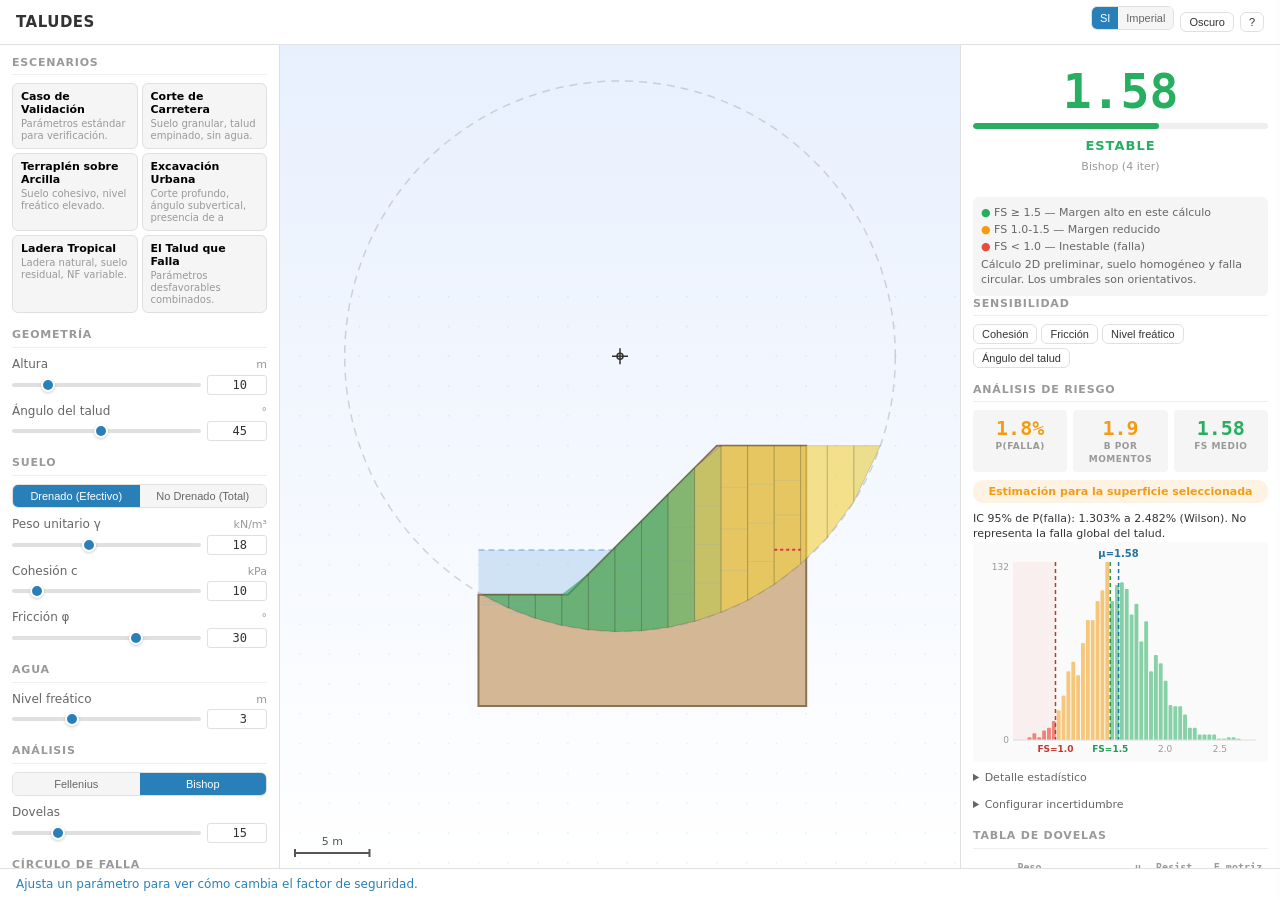
<file: index.html>
<!DOCTYPE html>
<html lang="es">
<head>
  <meta charset="UTF-8">
  <meta name="viewport" content="width=device-width, initial-scale=1.0">
  <title>TALUDES — Análisis de Estabilidad</title>
  <link rel="stylesheet" href="styles.css">
</head>
<body>
  <div class="app-layout">

    <!-- HEADER -->
    <header class="app-header">
      <h1>TALUDES</h1>
      <div class="header-actions">
        <div class="toggle-group">
          <button class="unit-btn active" data-units="si">SI</button>
          <button class="unit-btn" data-units="imperial">Imperial</button>
        </div>
        <button class="btn btn-sm" id="btn-dark-mode">Oscuro</button>
        <button class="btn btn-sm" id="btn-help">?</button>
      </div>
    </header>

    <!-- MAIN -->
    <main class="app-main">

      <!-- LEFT PANEL: Parameters -->
      <div class="panel panel-left" id="panel-params">

        <!-- Scenarios -->
        <div class="panel-section">
          <h3>Escenarios</h3>
          <div id="scenarios-list"></div>
        </div>

        <!-- Geometry -->
        <div class="panel-section">
          <h3>Geometría</h3>

          <div class="param-row" id="param-height">
            <div class="param-label">
              <span>Altura</span>
              <span class="param-unit" data-unit="m">m</span>
            </div>
            <div class="param-controls">
              <input type="range" value="10" step="0.5">
              <input type="number" value="10">
            </div>
          </div>

          <div class="param-row" id="param-slopeAngle">
            <div class="param-label">
              <span>Ángulo del talud</span>
              <span class="param-unit" data-unit="°">°</span>
            </div>
            <div class="param-controls">
              <input type="range" value="45" step="1">
              <input type="number" value="45">
            </div>
          </div>
        </div>

        <!-- Soil -->
        <div class="panel-section">
          <h3>Suelo</h3>

          <div class="toggle-group">
            <button class="drained-btn active" data-mode="drained">Drenado (Efectivo)</button>
            <button class="drained-btn" data-mode="undrained">No Drenado (Total)</button>
          </div>

          <div class="param-row" id="param-gamma">
            <div class="param-label">
              <span>Peso unitario γ</span>
              <span class="param-unit" data-unit="kN/m³">kN/m³</span>
            </div>
            <div class="param-controls">
              <input type="range" value="18" step="0.1">
              <input type="number" value="18">
            </div>
          </div>

          <div class="param-row" id="param-cohesion">
            <div class="param-label">
              <span id="label-cohesion">Cohesión c</span>
              <span class="param-unit" data-unit="kPa">kPa</span>
            </div>
            <div class="param-controls">
              <input type="range" value="10" step="0.5">
              <input type="number" value="10">
            </div>
          </div>

          <div class="param-row" id="param-friction">
            <div class="param-label">
              <span>Fricción φ</span>
              <span class="param-unit" data-unit="°">°</span>
            </div>
            <div class="param-controls">
              <input type="range" value="30" step="0.5">
              <input type="number" value="30">
            </div>
          </div>
        </div>

        <!-- Water -->
        <div class="panel-section">
          <h3>Agua</h3>

          <div class="param-row" id="param-waterTable">
            <div class="param-label">
              <span>Nivel freático</span>
              <span class="param-unit" data-unit="m">m</span>
            </div>
            <div class="param-controls">
              <input type="range" value="3" step="0.1">
              <input type="number" value="3">
            </div>
          </div>
        </div>

        <!-- Analysis -->
        <div class="panel-section">
          <h3>Análisis</h3>

          <div class="toggle-group">
            <button class="method-btn" data-method="fellenius">Fellenius</button>
            <button class="method-btn active" data-method="bishop">Bishop</button>
          </div>

          <div class="param-row" id="param-numSlices">
            <div class="param-label">
              <span>Dovelas</span>
              <span class="param-unit"></span>
            </div>
            <div class="param-controls">
              <input type="range" value="15" step="1">
              <input type="number" value="15">
            </div>
          </div>
        </div>

        <!-- Circle -->
        <div class="panel-section">
          <h3>Círculo de Falla</h3>

          <div class="param-row" id="param-circleX">
            <div class="param-label">
              <span>Centro X</span>
              <span class="param-unit" data-unit="m">m</span>
            </div>
            <div class="param-controls">
              <input type="range" value="0" step="0.1">
              <input type="number" value="0">
            </div>
          </div>

          <div class="param-row" id="param-circleY">
            <div class="param-label">
              <span>Centro Y</span>
              <span class="param-unit" data-unit="m">m</span>
            </div>
            <div class="param-controls">
              <input type="range" value="15" step="0.1">
              <input type="number" value="15">
            </div>
          </div>

          <div class="param-row" id="param-circleR">
            <div class="param-label">
              <span>Radio R</span>
              <span class="param-unit" data-unit="m">m</span>
            </div>
            <div class="param-controls">
              <input type="range" value="18" step="0.1">
              <input type="number" value="18">
            </div>
          </div>

          <button class="btn btn-primary" id="btn-search-critical" style="width:100%;margin-top:6px;">
            Buscar Círculo Crítico
          </button>
          <div id="search-progress"></div>
        </div>

      </div>

      <!-- CENTER: Canvas -->
      <div class="canvas-wrapper">
        <div id="canvas-container">
          <canvas id="main-canvas"></canvas>
        </div>
        <div id="scenario-context"></div>
      </div>

      <!-- RIGHT PANEL: Results -->
      <div class="panel panel-right" id="panel-results">

        <!-- FS Display -->
        <div class="fs-display">
          <div id="fs-value">—</div>
          <div class="fs-bar"><div id="fs-bar-fill"></div></div>
          <div id="fs-status" class="fs-status"></div>
          <div id="fs-method"></div>
        </div>

        <div id="calc-warning"></div>
        <div id="analytical-note"></div>

        <div class="fs-references">
          <div><span style="color:var(--green)">●</span> FS ≥ 1.5 — Margen alto en este cálculo</div>
          <div><span style="color:var(--yellow)">●</span> FS 1.0-1.5 — Margen reducido</div>
          <div><span style="color:var(--red)">●</span> FS &lt; 1.0 — Inestable (falla)</div>
          <div>Cálculo 2D preliminar, suelo homogéneo y falla circular. Los umbrales son orientativos.</div>
        </div>

        <!-- Comparison -->
        <div id="comparison-panel"></div>

        <!-- Sensitivity -->
        <div class="panel-section">
          <h3>Sensibilidad</h3>
          <div class="sensitivity-buttons">
            <button class="btn btn-sm btn-sensitivity" data-param="cohesion">Cohesión</button>
            <button class="btn btn-sm btn-sensitivity" data-param="friction">Fricción</button>
            <button class="btn btn-sm btn-sensitivity" data-param="waterTable">Nivel freático</button>
            <button class="btn btn-sm btn-sensitivity" data-param="slopeAngle">Ángulo del talud</button>
          </div>
          <div id="sensitivity-panel"></div>
        </div>

        <!-- Risk Analysis (auto Monte Carlo) -->
        <div class="panel-section">
          <h3>Análisis de Riesgo</h3>
          <div id="mc-results"></div>
          <details class="mc-config-section" id="mc-config-details">
            <summary>Configurar incertidumbre</summary>
            <div id="mc-config"></div>
          </details>
        </div>

        <!-- Slices Table -->
        <div class="panel-section">
          <h3>Tabla de Dovelas</h3>
          <div class="table-container">
            <table class="slices-table">
              <thead>
                <tr>
                  <th>#</th>
                  <th>Peso<br>(kN)</th>
                  <th>α</th>
                  <th>u<br>(kPa)</th>
                  <th>Resist.<br>(kN)</th>
                  <th>F.motriz<br>(kN)</th>
                </tr>
              </thead>
              <tbody id="slices-table-body"></tbody>
            </table>
          </div>
        </div>

        <!-- Actions -->
        <div class="panel-section">
          <h3>Acciones</h3>
          <div class="actions-group">
            <button class="btn btn-sm" id="btn-compare">Comparar Métodos</button>
            <button class="btn btn-sm" id="btn-export-img">Exportar PNG</button>
            <button class="btn btn-sm" id="btn-export-pdf">Exportar PDF</button>
            <button class="btn btn-sm" id="btn-share">Compartir URL</button>
            <button class="btn btn-sm" id="btn-reset">Reiniciar</button>
          </div>
        </div>

        <!-- Saved -->
        <div class="panel-section">
          <h3>Mis Análisis</h3>
          <button class="btn btn-sm" id="btn-save-analysis" style="margin-bottom:6px;">Guardar Actual</button>
          <div id="saved-analyses"></div>
        </div>
      </div>

    </main>

    <!-- FOOTER -->
    <footer class="app-footer">
      <span id="onboarding-bar"></span>
    </footer>

    <!-- GUIDE PANEL (slide-in) -->
    <div id="guide-panel"></div>

  </div>

  <!-- Scripts (dependency order) -->
  <script src="src/constants.js"></script>
  <script src="src/core/geometry.js"></script>
  <script src="src/core/calculations.js"></script>
  <script src="src/state.js"></script>
  <script src="src/canvas/renderer.js"></script>
  <script src="src/canvas/interactions.js"></script>
  <script src="src/ui/controls.js"></script>
  <script src="src/ui/results.js"></script>
  <script src="src/ui/tooltip.js"></script>
  <script src="src/ui/scenarios.js"></script>
  <script src="src/ui/sensitivity.js"></script>
  <script src="src/analysis/montecarlo.js"></script>
  <script src="src/utils/storage.js"></script>
  <script src="src/app.js"></script>
</body>
</html>
</file>
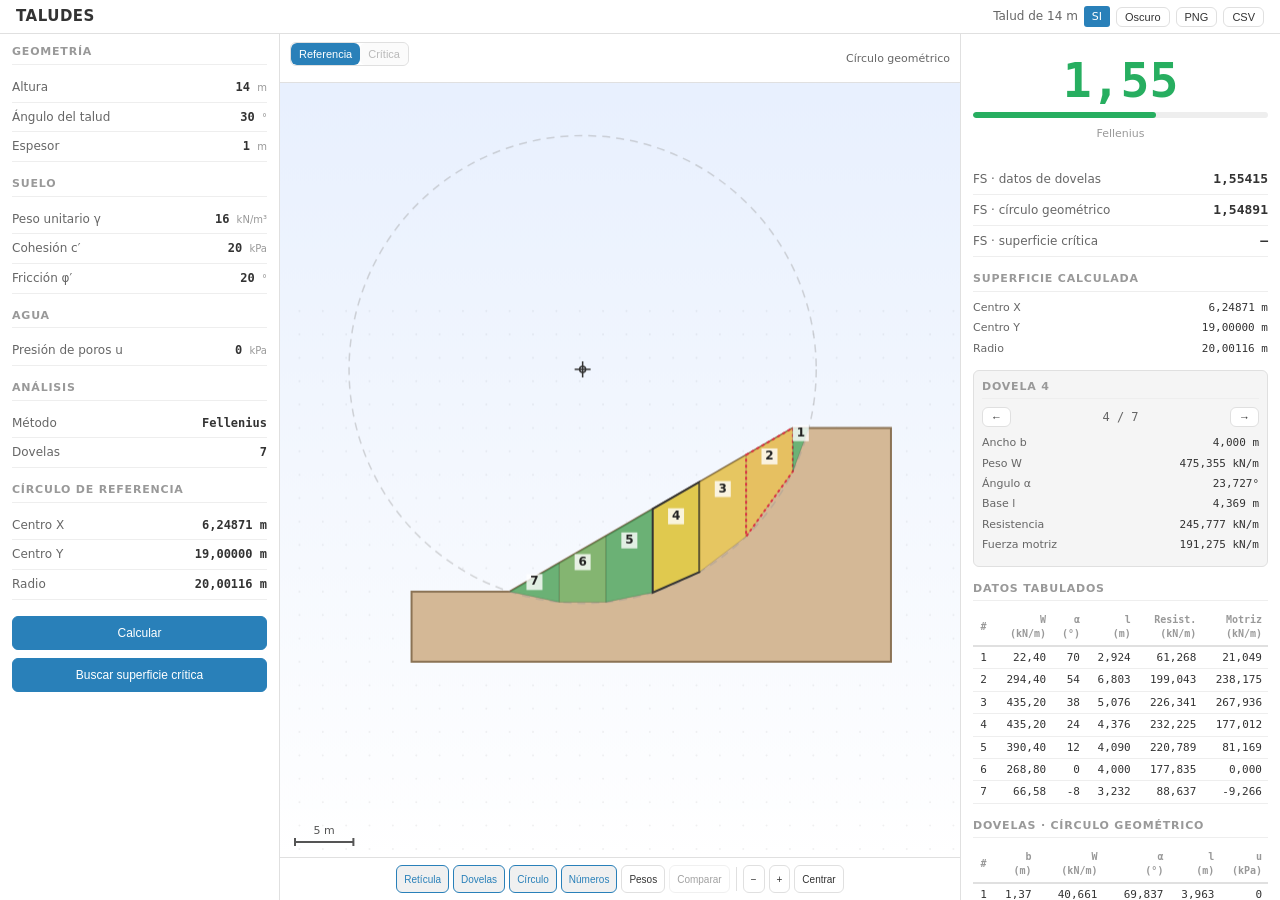
<file: casos/talud-14m/index.html>
<!doctype html>
<html lang="es">
<head>
  <meta charset="utf-8">
  <meta name="viewport" content="width=device-width, initial-scale=1">
  <title>TALUDES · 14 m</title>
  <style>/* =============================================
   TALUDES — Styles
   ============================================= */

/* --- CSS Variables --- */
:root {
  --bg: #f5f5f5;
  --bg-panel: #ffffff;
  --bg-hover: #f0f0f0;
  --text: #333333;
  --text-secondary: #666666;
  --text-muted: #999999;
  --border: #e0e0e0;
  --border-light: #eee;
  --accent: #2980B9;
  --accent-hover: #2471a3;
  --green: #27AE60;
  --yellow: #F39C12;
  --red: #E74C3C;
  --shadow: 0 1px 3px rgba(0,0,0,0.08);
  --radius: 6px;
  --font: system-ui, -apple-system, 'Segoe UI', Roboto, sans-serif;
  --font-mono: 'SF Mono', 'Cascadia Code', 'Consolas', monospace;
}

[data-theme="dark"] {
  --bg: #121212;
  --bg-panel: #1e1e1e;
  --bg-hover: #2a2a2a;
  --text: #e0e0e0;
  --text-secondary: #aaaaaa;
  --text-muted: #777777;
  --border: #333333;
  --border-light: #2a2a2a;
  --shadow: 0 1px 3px rgba(0,0,0,0.3);
  color-scheme: dark;
}

/* --- Reset --- */
*, *::before, *::after { box-sizing: border-box; margin: 0; padding: 0; }

body {
  font-family: var(--font);
  background: var(--bg);
  color: var(--text);
  font-size: 13px;
  line-height: 1.4;
  overflow-x: hidden;
  height: 100vh;
}

/* --- Main Layout --- */
.app-layout {
  display: grid;
  grid-template-rows: auto 1fr auto;
  height: 100vh;
}

.app-header {
  display: flex;
  align-items: center;
  justify-content: space-between;
  padding: 6px 16px;
  background: var(--bg-panel);
  border-bottom: 1px solid var(--border);
  z-index: 10;
}

.app-header h1 {
  font-size: 15px;
  font-weight: 700;
  letter-spacing: 0.5px;
}

.header-actions {
  display: flex;
  gap: 6px;
  align-items: center;
}

.app-main {
  display: grid;
  grid-template-columns: 280px 1fr 320px;
  gap: 0;
  overflow: hidden;
}

.app-footer {
  padding: 6px 16px;
  background: var(--bg-panel);
  border-top: 1px solid var(--border);
  font-size: 12px;
  color: var(--text-muted);
  min-height: 32px;
  display: flex;
  align-items: center;
}

/* --- Panels --- */
.panel {
  background: var(--bg-panel);
  overflow-y: auto;
  padding: 10px 12px;
  border-right: 1px solid var(--border);
}

.panel:last-child { border-right: none; border-left: 1px solid var(--border); }

.panel-section {
  margin-bottom: 14px;
}

.panel-section h3 {
  font-size: 11px;
  text-transform: uppercase;
  letter-spacing: 0.8px;
  color: var(--text-muted);
  margin-bottom: 8px;
  padding-bottom: 4px;
  border-bottom: 1px solid var(--border-light);
}

/* --- Canvas --- */
.canvas-wrapper {
  position: relative;
  overflow: hidden;
  background: var(--bg);
}

#canvas-container {
  width: 100%;
  height: 100%;
}

#main-canvas {
  display: block;
  cursor: crosshair;
}

/* --- Scenario Context Overlay --- */
#scenario-context {
  position: absolute;
  top: 10px;
  left: 50%;
  transform: translateX(-50%);
  z-index: 5;
  max-width: 400px;
  display: none;
  opacity: 0;
  transition: opacity 0.3s;
}
#scenario-context.show { opacity: 1; }

.context-content {
  background: var(--bg-panel);
  border: 1px solid var(--border);
  border-radius: var(--radius);
  padding: 12px 16px;
  box-shadow: var(--shadow);
  position: relative;
  font-size: 12px;
}

.context-content strong { display: block; margin-bottom: 4px; font-size: 13px; }
.context-content p { margin: 4px 0; }
.context-question { color: var(--accent); }
.context-close {
  position: absolute;
  top: 6px;
  right: 8px;
  background: none;
  border: none;
  font-size: 18px;
  cursor: pointer;
  color: var(--text-muted);
  line-height: 1;
}

/* --- Parameter Inputs --- */
.param-row {
  margin-bottom: 8px;
}

.param-label {
  display: flex;
  justify-content: space-between;
  align-items: baseline;
  margin-bottom: 2px;
  font-size: 12px;
}

.param-label span:first-child { color: var(--text-secondary); }
.param-unit { color: var(--text-muted); font-size: 11px; }

.param-controls {
  display: flex;
  gap: 6px;
  align-items: center;
}

.param-controls input[type="range"] {
  flex: 1;
  height: 4px;
  -webkit-appearance: none;
  appearance: none;
  background: var(--border);
  border-radius: 2px;
  outline: none;
}

.param-controls input[type="range"]::-webkit-slider-thumb {
  -webkit-appearance: none;
  width: 14px;
  height: 14px;
  border-radius: 50%;
  background: var(--accent);
  cursor: pointer;
  border: 2px solid white;
  box-shadow: 0 1px 3px rgba(0,0,0,0.2);
}

.param-controls input[type="number"] {
  width: 60px;
  padding: 2px 4px;
  border: 1px solid var(--border);
  border-radius: 3px;
  font-size: 12px;
  font-family: var(--font-mono);
  text-align: right;
  background: var(--bg-panel);
  color: var(--text);
}

.param-controls input[type="number"]:focus {
  outline: none;
  border-color: var(--accent);
}

.param-row.disabled { opacity: 0.4; pointer-events: none; }

/* --- Toggle Buttons --- */
.toggle-group {
  display: flex;
  border: 1px solid var(--border);
  border-radius: var(--radius);
  overflow: hidden;
  margin-bottom: 8px;
}

.toggle-group button {
  flex: 1;
  padding: 5px 8px;
  border: none;
  background: var(--bg);
  color: var(--text-secondary);
  font-size: 11px;
  cursor: pointer;
  transition: all 0.2s;
}

.toggle-group button.active {
  background: var(--accent);
  color: white;
}

.toggle-group button:hover:not(.active) {
  background: var(--bg-hover);
}

/* --- Buttons --- */
.btn {
  padding: 6px 12px;
  border: 1px solid var(--border);
  border-radius: var(--radius);
  background: var(--bg-panel);
  color: var(--text);
  font-size: 12px;
  cursor: pointer;
  transition: all 0.15s;
}

.btn:hover { background: var(--bg-hover); }
.btn:active { transform: scale(0.97); }
.btn:disabled { opacity: 0.5; cursor: not-allowed; }

.btn-primary {
  background: var(--accent);
  color: white;
  border-color: var(--accent);
}
.btn-primary:hover { background: var(--accent-hover); }

.btn-sm { padding: 3px 8px; font-size: 11px; }

.btn.active {
  background: var(--accent);
  color: white;
  border-color: var(--accent);
}

/* --- FS Display --- */
.fs-display {
  text-align: center;
  padding: 12px 0;
  margin-bottom: 10px;
}

#fs-value {
  font-size: 48px;
  font-weight: 700;
  font-family: var(--font-mono);
  line-height: 1;
  transition: color 0.3s;
}

.fs-bar {
  height: 6px;
  background: var(--border-light);
  border-radius: 3px;
  margin: 8px 0;
  overflow: hidden;
}

#fs-bar-fill {
  height: 100%;
  border-radius: 3px;
  transition: width 0.3s, background-color 0.3s;
}

.fs-status {
  font-size: 13px;
  font-weight: 600;
  letter-spacing: 1px;
}
.fs-status.stable { color: var(--green); }
.fs-status.caution { color: var(--yellow); }
.fs-status.danger { color: var(--red); }

#fs-method {
  font-size: 11px;
  color: var(--text-muted);
  margin-top: 4px;
}

.fs-references {
  margin-top: 8px;
  padding: 6px 8px;
  background: var(--bg);
  border-radius: var(--radius);
  font-size: 11px;
  color: var(--text-secondary);
}
.fs-references div { margin: 2px 0; }

/* --- Warnings --- */
#calc-warning {
  display: none;
  padding: 6px 10px;
  background: #FFF3CD;
  border: 1px solid #FFEEBA;
  border-radius: var(--radius);
  color: #856404;
  font-size: 11px;
  margin-bottom: 8px;
}
[data-theme="dark"] #calc-warning { background: #3d3000; border-color: #5a4800; color: #FFD43B; }

#analytical-note {
  display: none;
  padding: 6px 10px;
  background: #D4EDDA;
  border: 1px solid #C3E6CB;
  border-radius: var(--radius);
  color: #155724;
  font-size: 11px;
  margin-bottom: 8px;
}
[data-theme="dark"] #analytical-note { background: #1a3a2a; border-color: #2a5a3a; color: #7dcea0; }

/* Dark mode: ensure all text elements use theme colors */
[data-theme="dark"] .panel,
[data-theme="dark"] .panel label,
[data-theme="dark"] .panel span,
[data-theme="dark"] .panel p,
[data-theme="dark"] .panel h3,
[data-theme="dark"] .panel button:not(.active):not(.btn-primary),
[data-theme="dark"] .scenario-name,
[data-theme="dark"] .scenario-sub,
[data-theme="dark"] .guide-item summary,
[data-theme="dark"] .context-content,
[data-theme="dark"] .context-content strong,
[data-theme="dark"] .comp-explanation {
  color: var(--text);
}
[data-theme="dark"] .param-label span:first-child,
[data-theme="dark"] .guide-item p,
[data-theme="dark"] .guide-item ul,
[data-theme="dark"] .scenario-sub {
  color: var(--text-secondary);
}
[data-theme="dark"] .param-unit,
[data-theme="dark"] .panel-section h3 {
  color: var(--text-muted);
}
[data-theme="dark"] .slices-table td {
  color: var(--text);
}
[data-theme="dark"] .fs-references {
  background: var(--bg);
  color: var(--text-secondary);
}

/* --- Search Progress --- */
#search-progress {
  display: none;
  padding: 6px 10px;
  background: var(--bg);
  border-radius: var(--radius);
  font-size: 11px;
  color: var(--text-secondary);
  margin-bottom: 8px;
  font-family: var(--font-mono);
}

/* --- Slices Table --- */
.table-container {
  max-height: 250px;
  overflow-y: auto;
  margin-bottom: 10px;
}

.slices-table {
  width: 100%;
  border-collapse: collapse;
  font-size: 11px;
  font-family: var(--font-mono);
}

.slices-table th {
  position: sticky;
  top: 0;
  background: var(--bg-panel);
  padding: 4px 6px;
  text-align: right;
  font-weight: 600;
  border-bottom: 2px solid var(--border);
  font-size: 10px;
  color: var(--text-muted);
}

.slices-table th:first-child { text-align: center; }

.slices-table td {
  padding: 3px 6px;
  text-align: right;
  border-bottom: 1px solid var(--border-light);
}

.slices-table td:first-child { text-align: center; }

.slices-table tr.slice-good { background: rgba(91,155,213,0.08); }
.slices-table tr.slice-bad { background: rgba(231,76,60,0.08); }
.slices-table tr.highlighted {
  background: rgba(41,128,185,0.15) !important;
  outline: 1px solid var(--accent);
}

.slices-table tr:hover { background: var(--bg-hover); cursor: pointer; }

/* --- Comparison Panel --- */
#comparison-panel {
  display: none;
  padding: 10px;
  background: var(--bg);
  border-radius: var(--radius);
  margin-bottom: 10px;
}

.comparison-header {
  display: flex;
  align-items: center;
  justify-content: center;
  gap: 15px;
  margin-bottom: 8px;
}

.comp-method { text-align: center; }
.comp-label { font-size: 10px; font-weight: 600; color: var(--text-muted); letter-spacing: 1px; }
.comp-fs { font-size: 28px; font-weight: 700; font-family: var(--font-mono); }
.comp-vs { color: var(--text-muted); font-size: 12px; }
.comp-diff { text-align: center; font-size: 12px; font-weight: 600; margin-bottom: 6px; }
.comp-explanation { font-size: 11px; color: var(--text-secondary); line-height: 1.4; }

/* --- Scenarios --- */
#scenarios-list {
  display: grid;
  grid-template-columns: 1fr 1fr;
  gap: 4px;
}

.scenario-card {
  display: flex;
  flex-direction: column;
  padding: 6px 8px;
  border: 1px solid var(--border);
  border-radius: var(--radius);
  background: var(--bg);
  cursor: pointer;
  text-align: left;
  transition: all 0.15s;
  font-family: var(--font);
}

.scenario-card:hover { background: var(--bg-hover); border-color: var(--accent); }
.scenario-card.selected { border-color: var(--accent); background: rgba(41,128,185,0.1); }

.scenario-name { font-size: 11px; font-weight: 600; }
.scenario-sub { font-size: 10px; color: var(--text-muted); margin-top: 2px; line-height: 1.2; }

/* --- Sensitivity --- */
#sensitivity-panel {
  display: none;
  padding: 10px;
  background: var(--bg-panel);
  border: 1px solid var(--border);
  border-radius: var(--radius);
  margin-bottom: 10px;
}

.sensitivity-header {
  display: flex;
  justify-content: space-between;
  align-items: center;
  margin-bottom: 8px;
  font-size: 12px;
}

.btn-close-sensitivity {
  border: none;
  background: none;
  color: var(--text-muted);
  cursor: pointer;
  font-size: 11px;
}
.btn-close-sensitivity:hover { color: var(--text); }

.sensitivity-insight {
  font-size: 12px;
  color: var(--accent);
  margin-top: 6px;
  font-style: italic;
}

.sensitivity-buttons {
  display: flex;
  flex-wrap: wrap;
  gap: 4px;
  margin-bottom: 8px;
}

/* --- Tooltip --- */
.slice-tooltip {
  position: fixed;
  display: none;
  background: var(--bg-panel);
  border: 1px solid var(--border);
  border-radius: var(--radius);
  padding: 10px 12px;
  box-shadow: 0 4px 12px rgba(0,0,0,0.15);
  font-size: 12px;
  line-height: 1.5;
  max-width: 280px;
  z-index: 100;
  pointer-events: none;
}

.contrib-good { color: var(--accent); font-weight: 600; }
.contrib-neutral { color: var(--yellow); font-weight: 600; }
.contrib-bad { color: var(--red); font-weight: 600; }
.warning-text { color: var(--yellow); font-size: 11px; }

/* --- Guide Panel --- */
#guide-panel {
  position: fixed;
  right: -350px;
  top: 0;
  width: 340px;
  height: 100vh;
  background: var(--bg-panel);
  border-left: 1px solid var(--border);
  box-shadow: -4px 0 12px rgba(0,0,0,0.1);
  padding: 16px;
  overflow-y: auto;
  transition: right 0.3s;
  z-index: 50;
}

#guide-panel.show { right: 0; }

.guide-header {
  display: flex;
  justify-content: space-between;
  align-items: center;
  font-weight: 700;
  font-size: 15px;
  margin-bottom: 12px;
  padding-bottom: 8px;
  border-bottom: 1px solid var(--border);
}
.guide-close {
  background: none;
  border: none;
  font-size: 22px;
  cursor: pointer;
  color: var(--text-secondary);
  padding: 0 4px;
  line-height: 1;
}
.guide-close:hover { color: var(--red); }

.guide-item { margin-bottom: 10px; }
.guide-item summary {
  font-weight: 600;
  font-size: 13px;
  cursor: pointer;
  padding: 6px 0;
}
.guide-item p, .guide-item ul {
  font-size: 12px;
  color: var(--text-secondary);
  line-height: 1.5;
  padding: 4px 0 4px 8px;
}
.guide-item kbd {
  background: var(--bg);
  border: 1px solid var(--border);
  border-radius: 3px;
  padding: 1px 5px;
  font-size: 11px;
  font-family: var(--font-mono);
}

/* --- Monte Carlo / Risk Analysis --- */
.mc-loading {
  font-size: 11px;
  color: var(--text-muted);
  padding: 8px 0;
  text-align: center;
}

.mc-top-stats {
  display: flex;
  justify-content: space-between;
  gap: 6px;
  margin-bottom: 8px;
}

.mc-top-stat {
  flex: 1;
  text-align: center;
  padding: 6px 4px;
  background: var(--bg);
  border-radius: 4px;
}

.mc-big-number {
  display: block;
  font-size: 20px;
  font-weight: 700;
  font-family: var(--font-mono);
  line-height: 1.2;
}

.mc-big-label {
  display: block;
  font-size: 9px;
  color: var(--text-muted);
  text-transform: uppercase;
  font-weight: 600;
  letter-spacing: 0.5px;
}

.mc-risk-badge {
  text-align: center;
  font-size: 11px;
  font-weight: 600;
  padding: 4px 10px;
  border-radius: 10px;
  margin-bottom: 8px;
}

#mc-canvas {
  width: 100%;
  height: 220px;
  display: block;
  border-radius: 4px;
  margin-bottom: 6px;
}

.mc-details {
  font-size: 11px;
  margin-top: 4px;
}

.mc-details summary {
  cursor: pointer;
  color: var(--text-secondary);
  font-size: 11px;
  padding: 2px 0;
}

.mc-stats-detail {
  padding: 4px 0;
}

.mc-detail-row {
  display: flex;
  justify-content: space-between;
  padding: 2px 0;
  border-bottom: 1px solid var(--border-light);
  color: var(--text-secondary);
}

.mc-detail-row span:last-child {
  font-family: var(--font-mono);
  color: var(--text);
}

/* Config section */
.mc-config-section {
  margin-top: 8px;
  font-size: 11px;
}

.mc-config-section summary {
  cursor: pointer;
  color: var(--text-secondary);
  font-size: 11px;
  padding: 2px 0;
}

.mc-config-grid {
  padding: 6px 0;
}

.mc-config-header {
  display: grid;
  grid-template-columns: 1fr 1fr 60px;
  gap: 4px;
  font-size: 9px;
  color: var(--text-muted);
  font-weight: 600;
  text-transform: uppercase;
  padding-bottom: 3px;
  border-bottom: 1px solid var(--border-light);
}

.mc-config-row {
  display: grid;
  grid-template-columns: 1fr 1fr 60px;
  gap: 4px;
  align-items: center;
  padding: 2px 0;
  font-size: 11px;
  color: var(--text);
}

.mc-param-val {
  color: var(--text-secondary);
  font-family: var(--font-mono);
  font-size: 10px;
}

.mc-sigma-input {
  width: 55px;
  padding: 2px 4px;
  font-size: 10px;
  font-family: var(--font-mono);
  border: 1px solid var(--border);
  border-radius: 3px;
  background: var(--bg);
  color: var(--text);
  text-align: center;
}

.mc-samples-config {
  margin-top: 4px;
  padding-top: 4px;
  border-top: 1px solid var(--border-light);
}

.mc-apply-btn {
  width: 100%;
  margin-top: 6px;
}

/* --- Saved Analyses --- */
.saved-item {
  display: flex;
  justify-content: space-between;
  align-items: center;
  padding: 4px 0;
  border-bottom: 1px solid var(--border-light);
}
.saved-load {
  background: none;
  border: none;
  color: var(--accent);
  cursor: pointer;
  font-size: 12px;
  text-align: left;
  flex: 1;
  padding: 2px 0;
}
.saved-load:hover { text-decoration: underline; }
.saved-delete {
  background: none;
  border: none;
  color: var(--text-muted);
  cursor: pointer;
  font-size: 16px;
  padding: 0 4px;
}
.saved-delete:hover { color: var(--red); }
.saved-empty { color: var(--text-muted); font-size: 11px; font-style: italic; }

/* --- Onboarding Bar --- */
#onboarding-bar {
  display: none;
  text-align: center;
  color: var(--accent);
  font-size: 12px;
}

/* --- Actions --- */
.actions-group {
  display: flex;
  flex-wrap: wrap;
  gap: 4px;
  margin-bottom: 8px;
}

/* --- Canvas sizing --- */
.canvas-wrapper { min-height: 400px; }

/* --- Responsive --- */
@media (max-width: 1200px) {
  .app-main {
    grid-template-columns: 1fr 1fr;
    grid-template-rows: minmax(300px, 1fr) auto;
  }
  .canvas-wrapper {
    grid-column: 1 / -1;
    min-height: 300px;
  }
  .panel { border-right: none; border-bottom: 1px solid var(--border); }
  .panel:last-child { border-left: none; border-bottom: none; }
}

@media (max-width: 768px) {
  .app-main {
    grid-template-columns: 1fr;
    grid-template-rows: minmax(250px, 40vh) auto auto;
  }
  .canvas-wrapper { min-height: 250px; }
  #scenarios-list { grid-template-columns: 1fr; }
  #fs-value { font-size: 36px; }
}

/* --- Print --- */
@media print {
  .app-header, .app-footer, .panel:first-child { display: none; }
  .app-main { grid-template-columns: 1fr; }
}
</style>
  <style>.app-layout{grid-template-rows:auto 1fr}
.case-title{color:var(--text-secondary);font-size:12px}
.case-units{background:var(--accent);color:#fff;border-radius:3px;padding:3px 8px;font-size:11px}
.case-param{display:flex;justify-content:space-between;align-items:baseline;gap:8px;padding:6px 0;border-bottom:1px solid var(--border-light);font-size:12px}
.case-param>span{color:var(--text-secondary)}
.case-param output{font-family:var(--font-mono);font-weight:600;white-space:nowrap}
.case-param output small{font-family:var(--font);font-weight:400;font-size:10px;color:var(--text-muted)}
.case-actions{display:grid;gap:8px;margin-top:16px}
.case-actions .btn{width:100%;min-height:34px}
.case-actions .btn:disabled{opacity:.6;cursor:wait}
#progress{font-size:11px;color:var(--text-muted);font-family:var(--font-mono)}
#error{font-size:12px;color:var(--red);padding:8px;border:1px solid var(--red);border-radius:var(--radius)}
.canvas-wrapper{display:grid;grid-template-rows:auto minmax(180px,1fr) auto}
.case-view-bar{display:flex;align-items:center;justify-content:space-between;flex-wrap:wrap;gap:6px;padding:8px 10px;background:var(--bg-panel);border-bottom:1px solid var(--border)}
.case-figure-title{font-size:11px;font-weight:500;color:var(--text-secondary)}
#canvas-container{min-height:0;overflow:hidden}
#main-canvas{cursor:grab;touch-action:none;outline-offset:-3px}
.case-view-tools{display:flex;justify-content:center;flex-wrap:wrap;gap:4px;padding:7px 8px;background:var(--bg-panel);border-top:1px solid var(--border)}
.case-view-tools .btn{padding:4px 7px;font-size:10px;min-height:28px}
.case-view-tools [aria-pressed="true"]{color:var(--accent);background:var(--bg-hover);border-color:var(--accent)}
.case-tool-separator{width:1px;background:var(--border);margin:2px}
.case-coordinates{position:absolute;right:8px;bottom:78px;background:var(--bg-panel);border-radius:3px;color:var(--text-secondary);font:10px var(--font-mono);padding:3px 5px;pointer-events:none}
.case-coordinates:empty{display:none}
.case-slice-navigation{display:flex;justify-content:space-between;align-items:center;margin:4px 0 8px;gap:8px}
.case-slice-navigation output{font:12px var(--font-mono);color:var(--text-secondary)}
.case-slice-detail{padding:8px;border:1px solid var(--border);border-radius:var(--radius);background:var(--bg)}
.case-table-wrap{overflow-x:auto}
.case-circle-output>div{display:flex;align-items:baseline;justify-content:space-between;gap:8px;font-size:11px;margin:5px 0}
.case-circle-output dt{color:var(--text-secondary)}
.case-circle-output dd{font-family:var(--font-mono)}
.case-results output{color:var(--text);font-size:13px}
.slices-table tr:hover{cursor:default}
#geometric-slices tr{cursor:pointer}
#geometric-slices tr.highlighted{box-shadow:inset 3px 0 var(--accent);background:var(--bg-hover)}
#geometric-slices tr:focus-visible{outline:2px solid var(--accent);outline-offset:-2px}
.btn:disabled{opacity:.45;cursor:default}
[hidden]{display:none!important}
@media(max-width:1100px) and (min-width:769px){.app-main{grid-template-columns:230px minmax(250px,1fr) 285px}.case-view-bar{justify-content:center}.case-title{display:none}}
@media(max-width:768px){.app-layout{height:auto;min-height:100vh}.app-main{display:flex;flex-direction:column;overflow:visible}.app-header{flex-wrap:wrap;gap:6px}.panel-left{padding:10px 12px;max-height:340px;order:1}.canvas-wrapper{order:2;height:520px;min-height:400px}.panel-right{order:3;max-height:none;overflow:visible}.case-view-bar{padding:6px 8px}.case-actions{grid-template-columns:1fr 1fr}.case-actions #progress{grid-column:1/-1}.case-title{display:none}}

</style>
</head>
<body>
<div class="app-layout">
  <header class="app-header">
    <h1>TALUDES</h1>
    <div class="header-actions">
      <span class="case-title">Talud de 14 m</span><span class="case-units">SI</span>
      <button id="theme" class="btn btn-sm" type="button" aria-pressed="false">Oscuro</button>
      <button id="export-png" class="btn btn-sm" type="button">PNG</button>
      <button id="export-csv" class="btn btn-sm" type="button">CSV</button>
    </div>
  </header>
  <main class="app-main">
    <aside class="panel panel-left" id="panel-params">
      <section class="panel-section">
        <h3>Geometría</h3>
        <div class="case-param"><span>Altura</span><output>14 <small>m</small></output></div>
        <div class="case-param"><span>Ángulo del talud</span><output>30 <small>°</small></output></div>
        <div class="case-param"><span>Espesor</span><output>1 <small>m</small></output></div>
      </section>
      <section class="panel-section">
        <h3>Suelo</h3>
        <div class="case-param"><span>Peso unitario γ</span><output>16 <small>kN/m³</small></output></div>
        <div class="case-param"><span>Cohesión c′</span><output>20 <small>kPa</small></output></div>
        <div class="case-param"><span>Fricción φ′</span><output>20 <small>°</small></output></div>
      </section>
      <section class="panel-section">
        <h3>Agua</h3>
        <div class="case-param"><span>Presión de poros u</span><output>0 <small>kPa</small></output></div>
      </section>
      <section class="panel-section">
        <h3>Análisis</h3>
        <div class="case-param"><span>Método</span><output>Fellenius</output></div>
        <div class="case-param"><span>Dovelas</span><output>7</output></div>
      </section>
      <section class="panel-section">
        <h3>Círculo de referencia</h3>
        <div class="case-param"><span>Centro X</span><output id="reference-x"></output></div>
        <div class="case-param"><span>Centro Y</span><output id="reference-y"></output></div>
        <div class="case-param"><span>Radio</span><output id="reference-radius"></output></div>
      </section>
      <section class="panel-section case-actions">
        <button id="calculate" class="btn btn-primary" type="button">Calcular</button>
        <button id="search" class="btn btn-primary" type="button">Buscar superficie crítica</button>
        <output id="progress" aria-live="polite"></output>
      </section>
      <p id="error" role="alert" hidden></p>
    </aside>
    <section class="canvas-wrapper">
      <div class="case-view-bar">
        <div class="toggle-group" aria-label="Superficie visible">
          <button id="show-reference" type="button" class="btn btn-sm active" aria-pressed="true">Referencia</button>
          <button id="show-critical" type="button" class="btn btn-sm" aria-pressed="false" disabled>Crítica</button>
        </div>
        <h2 id="figure-heading" class="case-figure-title">Círculo geométrico</h2>
      </div>
      <div id="canvas-container"><canvas id="main-canvas" aria-label="Geometría del talud y dovelas" tabindex="0"></canvas></div>
      <div class="case-view-tools" role="toolbar" aria-label="Vista del talud">
        <button type="button" class="btn btn-sm" data-layer="grid" aria-pressed="true">Retícula</button>
        <button type="button" class="btn btn-sm" data-layer="slices" aria-pressed="true">Dovelas</button>
        <button type="button" class="btn btn-sm" data-layer="circle" aria-pressed="true">Círculo</button>
        <button type="button" class="btn btn-sm" data-layer="labels" aria-pressed="true">Números</button>
        <button type="button" class="btn btn-sm" data-layer="weights" aria-pressed="false">Pesos</button>
        <button id="compare" type="button" class="btn btn-sm" aria-pressed="false" disabled>Comparar</button>
        <span class="case-tool-separator"></span>
        <button id="zoom-out" type="button" class="btn btn-sm" aria-label="Alejar">−</button>
        <button id="zoom-in" type="button" class="btn btn-sm" aria-label="Acercar">+</button>
        <button id="reset-view" type="button" class="btn btn-sm">Centrar</button>
      </div>
      <output id="coordinates" class="case-coordinates" aria-label="Coordenadas del cursor"></output>
    </section>
    <aside class="panel panel-right" id="panel-results">
      <section class="fs-display">
        <div id="fs-value">—</div>
        <div class="fs-bar"><div id="fs-bar-fill"></div></div>
        <div id="fs-method">Fellenius</div>
      </section>
      <section class="panel-section case-results" aria-label="Factores de seguridad">
        <div class="case-param"><span>FS · datos de dovelas</span><output id="fs-tabulated">—</output></div>
        <div class="case-param"><span>FS · círculo geométrico</span><output id="fs-geometry">—</output></div>
        <div class="case-param"><span>FS · superficie crítica</span><output id="fs-critical">—</output></div>
      </section>
      <section class="panel-section" id="circle-result-section" hidden>
        <h3>Superficie calculada</h3>
        <dl class="case-circle-output" id="circle-output"></dl>
      </section>
      <section class="panel-section case-slice-detail" aria-label="Dovela seleccionada">
        <h3 id="slice-title">Dovela</h3>
        <div class="case-slice-navigation">
          <button id="slice-prev" type="button" class="btn btn-sm" aria-label="Dovela anterior">←</button>
          <output id="slice-position"></output>
          <button id="slice-next" type="button" class="btn btn-sm" aria-label="Dovela siguiente">→</button>
        </div>
        <dl id="slice-detail" class="case-circle-output"></dl>
      </section>
      <section class="panel-section">
        <h3>Datos tabulados</h3>
        <div class="case-table-wrap"><table class="slices-table">
          <thead><tr><th>#</th><th>W<br>(kN/m)</th><th>α<br>(°)</th><th>l<br>(m)</th><th>Resist.<br>(kN/m)</th><th>Motriz<br>(kN/m)</th></tr></thead>
          <tbody id="tabulated-slices"></tbody>
        </table></div>
      </section>
      <section class="panel-section" id="geometric-section" hidden>
        <h3 id="geometric-heading">Dovelas · círculo geométrico</h3>
        <div class="case-table-wrap"><table class="slices-table">
          <thead><tr><th>#</th><th>b<br>(m)</th><th>W<br>(kN/m)</th><th>α<br>(°)</th><th>l<br>(m)</th><th>u<br>(kPa)</th></tr></thead>
          <tbody id="geometric-slices"></tbody>
        </table></div>
      </section>
    </aside>
  </main>
</div>
<script>
/* =============================================
   TALUDES — Constants, Defaults, Scenarios
   ============================================= */
(function (global) {
  'use strict';

  var T = global.Taludes = global.Taludes || {};

  // Physics
  T.GAMMA_WATER = 9.81; // kN/m³

  // Defaults (Caso de Validación — Escenario Bonus)
  T.DEFAULTS = {
    height: 10,
    slopeAngle: 45,
    gamma: 18,
    cohesion: 10,
    friction: 30,
    waterTable: 3,
    numSlices: 15,
    method: 'bishop',
    circleX: null,   // auto-calculate
    circleY: null,
    circleR: null,
    drainedMode: true, // true = drained (effective stress), false = undrained (total stress)
    units: 'si'
  };

  // Parameter ranges
  T.RANGES = {
    height:     { min: 2,   max: 50,  step: 0.5, unit: 'm' },
    slopeAngle: { min: 10,  max: 85,  step: 1,   unit: '°' },
    gamma:      { min: 14,  max: 24,  step: 0.1,  unit: 'kN/m³' },
    cohesion:   { min: 0,   max: 100, step: 0.5, unit: 'kPa' },
    friction:   { min: 0,   max: 45,  step: 0.5, unit: '°' },
    waterTable: { min: 0,   max: 50,  step: 0.1, unit: 'm' },
    numSlices:  { min: 5,   max: 50,  step: 1,   unit: '' },
    circleX:    { min: -50, max: 50,  step: 0.1, unit: 'm' },
    circleY:    { min: 0,   max: 80,  step: 0.1, unit: 'm' },
    circleR:    { min: 2,   max: 80,  step: 0.1, unit: 'm' }
  };

  // Labels for display
  T.LABELS = {
    height: 'Altura',
    slopeAngle: 'Ángulo del talud',
    gamma: 'Peso unitario γ',
    cohesion: 'Cohesión c',
    friction: 'Fricción φ',
    waterTable: 'Nivel freático',
    numSlices: 'Dovelas',
    circleX: 'Centro X',
    circleY: 'Centro Y',
    circleR: 'Radio R'
  };

  // FS thresholds
  T.FS_STABLE = 1.5;
  T.FS_CAUTION = 1.0;

  // Colors
  T.COLORS = {
    soil:           '#D4B896',
    soilBorder:     '#8B7355',
    soilDark:       '#3A3225',
    soilDarkBorder: '#5A4A35',
    water:          '#5B9BD5',
    waterFill:      'rgba(91,155,213,0.25)',
    waterLine:      'rgba(91,155,213,0.6)',
    skyTop:         '#E8F0FE',
    skyBottom:      '#FFFFFF',
    skyDarkTop:     '#1a1a2e',
    skyDarkBottom:  '#16213e',
    grid:           'rgba(0,0,0,0.06)',
    gridDark:       'rgba(255,255,255,0.08)',
    circleSafe:     'rgba(153,153,153,0.4)',
    circleCaution:  'rgba(230,126,34,0.7)',
    circleDanger:   '#DC3545',
    sliceGood:      '#27AE60',  // green - contributes to stability
    sliceNeutral:   '#F4D03F',  // yellow - neutral
    sliceBad:       '#E74C3C',  // red - destabilizing
    fsGreen:        '#27AE60',
    fsYellow:       '#F39C12',
    fsRed:          '#E74C3C',
    center:         '#333333'
  };

  // Scenarios from SCENARIOS.md
  T.SCENARIOS = {
    validation: {
      name: 'Caso de Validación',
      subtitle: 'Parámetros estándar para verificación.',
      params: { height: 10, slopeAngle: 45, gamma: 18, cohesion: 10, friction: 30, waterTable: 3, numSlices: 15 },
      lesson: 'Configuración estándar para comparación con valores de referencia.',
      question: 'Referencia: Fellenius ≈ 1.2-1.5, Bishop ≈ 1.3-1.6'
    },
    highway_cut: {
      name: 'Corte de Carretera',
      subtitle: 'Suelo granular, talud empinado, sin agua.',
      params: { height: 8, slopeAngle: 60, gamma: 19, cohesion: 5, friction: 35, waterTable: 0, numSlices: 12 },
      lesson: 'Estabilidad controlada por fricción y geometría del corte.',
      question: 'Sensible a variaciones de φ y β.'
    },
    soft_clay: {
      name: 'Terraplén sobre Arcilla',
      subtitle: 'Suelo cohesivo, nivel freático elevado.',
      params: { height: 6, slopeAngle: 30, gamma: 16, cohesion: 25, friction: 15, waterTable: 4, numSlices: 15 },
      lesson: 'La estabilidad depende del equilibrio entre cohesión y presión de poros.',
      question: 'Evaluar impacto del NF en el FS.'
    },
    urban_excavation: {
      name: 'Excavación Urbana',
      subtitle: 'Corte profundo, ángulo subvertical, presencia de agua.',
      params: { height: 12, slopeAngle: 75, gamma: 18, cohesion: 15, friction: 28, waterTable: 6, numSlices: 15 },
      lesson: 'Requiere suelo competente o contención. FS típicamente bajo.',
      question: 'Evaluar c necesaria para FS > 1.5 sin contención.'
    },
    tropical_hillside: {
      name: 'Ladera Tropical',
      subtitle: 'Ladera natural, suelo residual, NF variable.',
      params: { height: 20, slopeAngle: 25, gamma: 17, cohesion: 8, friction: 32, waterTable: 3, numSlices: 20 },
      lesson: 'Estabilidad condicionada por variación estacional del NF.',
      question: 'Variar NF para evaluar umbral de inestabilidad.'
    },
    failing_slope: {
      name: 'El Talud que Falla',
      subtitle: 'Parámetros desfavorables combinados.',
      params: { height: 15, slopeAngle: 70, gamma: 20, cohesion: 5, friction: 20, waterTable: 10, numSlices: 15 },
      lesson: 'Combinación de geometría agresiva, suelo débil y NF alto.',
      question: 'Evaluar qué intervención (geometría, suelo, drenaje) es más efectiva.'
    }
  };

  // FS reference context
  T.FS_REFERENCES = [
    { fs: 1.5, label: 'Margen alto', desc: 'Umbral orientativo' },
    { fs: 1.3, label: 'Margen reducido', desc: 'Umbral orientativo' },
    { fs: 1.0, label: 'Límite', desc: 'Equilibrio precario' }
  ];

  // Unit conversion factors (SI to Imperial)
  T.UNIT_FACTORS = {
    m_to_ft: 3.28084,
    kN_m3_to_pcf: 6.36587,
    kPa_to_psf: 20.8854
  };

  T.IMPERIAL_UNITS = {
    'm': 'ft',
    'kN/m³': 'pcf',
    'kPa': 'psf',
    '°': '°',
    '': ''
  };

  // Bishop convergence parameters
  T.BISHOP_MAX_ITER = 200;
  T.BISHOP_TOLERANCE = 0.001;
  T.BISHOP_RELAXATION = 0.5;
  T.MALPHA_MIN = 0.2;

  // Critical circle search parameters
  T.SEARCH_GRID = {
    xSteps: 15,
    ySteps: 12,
    rSteps: 10,
    xPadding: 0.3,  // fraction of height
    yMin: 1.1,      // multiplier on height for min Y of center
    yMax: 3.0,      // multiplier on height for max Y of center
    rMin: 0.8,      // multiplier on height for min radius
    rMax: 2.5       // multiplier on height for max radius
  };

  // Guide content
  T.GUIDE = {
    fs: {
      title: 'Factor de Seguridad (FS)',
      text: 'Relación entre resistencia disponible y resistencia movilizada para la superficie analizada. FS < 1 indica resistencia insuficiente en este modelo. Los umbrales mostrados son orientativos; el criterio de diseño depende del proyecto.'
    },
    fellenius: {
      title: 'Método de Fellenius',
      text: 'Método Ordinario de Dovelas. Desprecia las fuerzas entre dovelas y no requiere iteración. Compararlo con Bishop no constituye por sí solo una validación.'
    },
    bishop: {
      title: 'Método de Bishop Simplificado',
      text: 'Bishop (1955). Considera fuerzas normales entre dovelas. Más preciso que Fellenius, estándar en la práctica. Requiere iteración (convergencia típica en 5-15 ciclos).'
    },
    slices: {
      title: 'Dovelas',
      text: 'Divisiones verticales de la masa de suelo sobre la superficie de falla circular. Cada dovela tiene peso W, ángulo de base α, presión de poros u. El FS resulta del balance global.'
    },
    interpretation: {
      title: 'Interpretación de resultados',
      text: 'Cálculo preliminar para suelo homogéneo y superficie circular, con tratamiento simplificado del agua y de grietas de tracción. La búsqueda explora una grilla finita: no garantiza el mínimo global. Monte Carlo considera variables independientes y una superficie fija; su intervalo de confianza mide incertidumbre de muestreo, no incertidumbre del modelo físico.'
    },
    colors: {
      title: 'Colores en el diagrama',
      text: '<b>Dovelas:</b> verde = estabilizante, amarillo = neutral, rojo = desestabilizante. La peor dovela tiene borde rojo punteado.<br><b>Círculo de falla:</b> gris punteado = FS ≥ 1.5 (estable), naranja = FS 1.0-1.5 (precaución), rojo sólido = FS < 1.0 (peligro).<br><b>Agua:</b> zona azul semitransparente con línea punteada al nivel freático.'
    }
  };

  // Keyboard shortcuts
  T.SHORTCUTS = {
    'r': { action: 'reset', desc: 'Reiniciar a valores por defecto' },
    'c': { action: 'criticalSearch', desc: 'Buscar círculo crítico' },
    'f': { action: 'toggleMethod', desc: 'Alternar Fellenius/Bishop' },
    's': { action: 'toggleSensitivity', desc: 'Mostrar u ocultar el análisis de sensibilidad' },
    'm': { action: 'toggleComparison', desc: 'Mostrar u ocultar la comparación de métodos' },
    '1': { action: 'scenario:0', desc: 'Caso de Validación' },
    '2': { action: 'scenario:1', desc: 'Corte de Carretera' },
    '3': { action: 'scenario:2', desc: 'Terraplén sobre Arcilla' },
    '4': { action: 'scenario:3', desc: 'Excavación Urbana' },
    '5': { action: 'scenario:4', desc: 'Ladera Tropical' },
    '6': { action: 'scenario:5', desc: 'El Talud que Falla' }
  };

})(typeof window !== 'undefined' ? window : global);

</script>
<script>
/* =============================================
   TALUDES — Geometry: slopes, circles, slices
   ============================================= */
(function (global) {
  'use strict';

  var T = global.Taludes = global.Taludes || {};
  var Geo = T.Geometry = {};

  var DEG = Math.PI / 180;

  // --- Slope Profile ---
  // Origin at toe. X right, Y up.
  // Profile: flat base → slope face → flat crest
  Geo.slopeProfile = function (H, betaDeg) {
    var beta = betaDeg * DEG;
    var L = H / Math.tan(beta); // horizontal run of the slope face
    var ext = Math.max(H * 0.6, 5); // extension beyond toe/crest
    return {
      toe:   { x: 0, y: 0 },
      crest: { x: L, y: H },
      L: L,
      H: H,
      beta: beta,
      extLeft:  ext,
      extRight: ext,
      // Full profile points (left to right)
      points: [
        { x: -ext, y: 0 },
        { x: 0,    y: 0 },
        { x: L,    y: H },
        { x: L + ext, y: H }
      ]
    };
  };

  // Y of slope surface at given X
  Geo.surfaceY = function (profile, x) {
    if (x <= 0) return 0;
    if (x >= profile.L) return profile.H;
    return (x / profile.L) * profile.H; // linear interpolation on slope face
  };

  // --- Default Circle Position ---
  Geo.defaultCircle = function (H, betaDeg) {
    var beta = betaDeg * DEG;
    var L = H / Math.tan(beta);
    // Center above and slightly behind slope midpoint
    var cx = L * 0.35;
    var cy = H * 1.6;
    // Radius to encompass the slope
    var dx = L * 0.5 - cx;
    var dy = -cy;
    var r = Math.sqrt(dx * dx + dy * dy) * 1.15;
    // Ensure circle passes below the toe
    var rToToe = Math.sqrt(cx * cx + cy * cy);
    if (r < rToToe * 0.95) r = rToToe * 1.02;
    return { cx: cx, cy: cy, r: r };
  };

  // --- Circle-Slope Intersections ---
  // Find where the circle intersects the slope profile.
  // Returns { entry: {x,y}, exit: {x,y} } or null if no valid intersection.
  Geo.circleIntersections = function (profile, cx, cy, r) {
    var intersections = [];

    // 1) Intersection with base (y = 0, x <= 0)
    var baseInts = circleLineHorizontal(cx, cy, r, 0);
    for (var i = 0; i < baseInts.length; i++) {
      if (baseInts[i].x <= 0.001) intersections.push(baseInts[i]);
    }

    // 2) Intersection with slope face (from toe to crest)
    var slopeInts = circleLineSegment(cx, cy, r,
      0, 0, profile.L, profile.H);
    for (i = 0; i < slopeInts.length; i++) {
      intersections.push(slopeInts[i]);
    }

    // 3) Intersection with crest (y = H, x >= L)
    var crestInts = circleLineHorizontal(cx, cy, r, profile.H);
    for (i = 0; i < crestInts.length; i++) {
      if (crestInts[i].x >= profile.L - 0.001) intersections.push(crestInts[i]);
    }

    // Slices use the lower semicircle. An upper-arc intersection cannot close it.
    var eps = 1e-7 * Math.max(1, profile.H, r);
    intersections = intersections.filter(function (p) {
      var radicand = r * r - (p.x - cx) * (p.x - cx);
      return radicand >= -eps &&
        Math.abs(p.y - (cy - Math.sqrt(Math.max(0, radicand)))) <= eps;
    });
    if (intersections.length < 2) return null;

    // Sort by x
    intersections.sort(function (a, b) { return a.x - b.x; });
    intersections = intersections.filter(function (p, index, all) {
      return index === 0 || Math.abs(p.x - all[index - 1].x) > eps;
    });
    if (intersections.length < 2) return null;

    // Entry = leftmost on the lower arc, Exit = rightmost
    var entry = intersections[0];
    var exit = intersections[intersections.length - 1];

    // Validate: entry should be to the left of exit
    if (exit.x - entry.x < 0.5) return null;

    // Do not bridge separate soil regions or use an arc above the ground.
    var checks = [entry.x, exit.x, 0, profile.L, cx];
    for (var j = 1; j < 100; j++) checks.push(entry.x + (exit.x - entry.x) * j / 100);
    for (var k = 0; k < checks.length; k++) {
      var x = checks[k];
      if (x < entry.x || x > exit.x) continue;
      var arcY = cy - Math.sqrt(Math.max(0, r * r - (x - cx) * (x - cx)));
      if (arcY > Geo.surfaceY(profile, x) + eps) return null;
    }

    return { entry: entry, exit: exit };
  };

  // Circle intersection with horizontal line y = yLine
  function circleLineHorizontal(cx, cy, r, yLine) {
    var dy = yLine - cy;
    var disc = r * r - dy * dy;
    if (disc < 0) return [];
    var sq = Math.sqrt(disc);
    var results = [];
    results.push({ x: cx - sq, y: yLine });
    if (sq > 0.01) results.push({ x: cx + sq, y: yLine });
    return results;
  }

  // Circle intersection with line segment (x1,y1)→(x2,y2)
  function circleLineSegment(cx, cy, r, x1, y1, x2, y2) {
    var dx = x2 - x1;
    var dy = y2 - y1;
    var fx = x1 - cx;
    var fy = y1 - cy;
    var a = dx * dx + dy * dy;
    var b = 2 * (fx * dx + fy * dy);
    var c = fx * fx + fy * fy - r * r;
    var disc = b * b - 4 * a * c;
    if (disc < 0) return [];
    var sq = Math.sqrt(disc);
    var results = [];
    var t1 = (-b - sq) / (2 * a);
    var t2 = (-b + sq) / (2 * a);
    if (t1 >= -0.001 && t1 <= 1.001) {
      t1 = Math.max(0, Math.min(1, t1));
      results.push({ x: x1 + t1 * dx, y: y1 + t1 * dy });
    }
    if (t2 >= -0.001 && t2 <= 1.001 && Math.abs(t2 - t1) > 0.001) {
      t2 = Math.max(0, Math.min(1, t2));
      results.push({ x: x1 + t2 * dx, y: y1 + t2 * dy });
    }
    return results;
  }

  // --- Tension Crack Depth ---
  // Zc = 2c / (γ √Ka) where Ka = tan²(45° - φ/2)
  Geo.tensionCrackDepth = function (c, phi, gamma) {
    if (c <= 0 || gamma <= 0) return 0;
    var phiRad = phi * DEG;
    var Ka = Math.pow(Math.tan(Math.PI / 4 - phiRad / 2), 2);
    if (Ka <= 0) return 0;
    var Zc = (2 * c) / (gamma * Math.sqrt(Ka));
    return Zc;
  };

  // --- Generate Slices ---
  Geo.generateSlices = function (profile, cx, cy, r, numSlices, waterTableY, gamma, c, phi, options) {
    options = options || {};
    var ints = Geo.circleIntersections(profile, cx, cy, r);
    if (!ints) return null;

    var entryX = ints.entry.x;
    var exitX = ints.exit.x;
    var totalWidth = exitX - entryX;
    var b = totalWidth / numSlices; // slice width
    var ratios = options.sliceWidthRatios;
    var ratioTotal = 0;
    var ratioScale = 1;
    if (ratios !== undefined) {
      if (!Array.isArray(ratios) || ratios.length !== numSlices ||
        !ratios.every(function (value) { return Number.isFinite(value) && value > 0; })) return null;
      ratioScale = Math.max.apply(null, ratios);
      ratioTotal = ratios.reduce(function (sum, value) { return sum + value / ratioScale; }, 0);
    }

    // Integral of the piecewise flat / inclined / flat ground surface.
    function surfaceIntegral(x) {
      if (x <= 0) return 0;
      if (x < profile.L) return profile.H * x * x / (2 * profile.L);
      return profile.H * (x - profile.L / 2);
    }

    // Integral of sqrt(r² - (x-cx)²) on the lower semicircle.
    function circleIntegral(x) {
      var z = Math.max(-r, Math.min(r, x - cx));
      return (z * Math.sqrt(Math.max(0, r * r - z * z)) + r * r * Math.asin(z / r)) / 2;
    }

    // Tension crack
    var Zc = options.tensionCrack === false ? 0 : Geo.tensionCrackDepth(c, phi, gamma);
    var crackY = profile.H - Zc; // Y level below which crack exists

    var slices = [];
    var nextX = entryX;
    for (var i = 0; i < numSlices; i++) {
      var xLeft = ratios ? nextX : entryX + i * b;
      if (ratios) b = totalWidth * (ratios[i] / ratioScale) / ratioTotal;
      var xRight = ratios && i === numSlices - 1 ? exitX : xLeft + b;
      if (ratios) b = xRight - xLeft;
      nextX = xRight;
      if (!Number.isFinite(b) || b <= 0) continue;
      var xMid = xLeft + b / 2;

      // Top of slice: slope surface
      var yTop = Geo.surfaceY(profile, xMid);

      // Bottom of slice: circle arc
      var dx = xMid - cx;
      var discr = r * r - dx * dx;
      if (discr < 0) continue; // slice center outside circle
      var yBottom = cy - Math.sqrt(discr);

      // Skip slices with negligible height
      var height = yTop - yBottom;
      if (height < 0.01) continue;

      // Tension crack: if base is in crack zone, skip this slice
      if (Zc > 0 && yBottom > crackY && yBottom > yTop - 0.5) continue;

      var yTopLeft = Geo.surfaceY(profile, xLeft);
      var yTopRight = Geo.surfaceY(profile, xRight);
      var dxL = xLeft - cx;
      var dxR = xRight - cx;
      var discrL = r * r - dxL * dxL;
      var discrR = r * r - dxR * dxR;
      var yBotLeft = discrL >= 0 ? cy - Math.sqrt(discrL) : yBottom;
      var yBotRight = discrR >= 0 ? cy - Math.sqrt(discrR) : yBottom;

      // Base angle α: sin(α) = (xMid - cx) / r
      var sinAlpha = (xMid - cx) / r;
      sinAlpha = Math.max(-1, Math.min(1, sinAlpha));
      var alpha = Math.asin(sinAlpha);
      var cosAlpha = Math.cos(alpha);

      // Base length
      var baseLength = b / cosAlpha;
      if (!isFinite(baseLength) || baseLength <= 0) baseLength = b;
      if (options.baseGeometry === 'chord') {
        var baseRise = yBotRight - yBotLeft;
        baseLength = Math.hypot(b, baseRise);
        alpha = Math.atan2(baseRise, b);
        sinAlpha = baseRise / baseLength;
        cosAlpha = b / baseLength;
      }

      // Area (approximate as trapezoid)
      var hLeft = Math.max(0, yTopLeft - yBotLeft);
      var hRight = Math.max(0, yTopRight - yBotRight);
      var area = (hLeft + hRight) / 2 * b;
      if (options.areaIntegration === 'exact') {
        area = surfaceIntegral(xRight) - surfaceIntegral(xLeft) - cy * b +
          circleIntegral(xRight) - circleIntegral(xLeft);
        if (!Number.isFinite(area) || area <= 0) continue;
      }

      // Weight
      var weight = gamma * area;

      // Pore pressure at base
      var hw = 0;
      if (options.dry !== true && waterTableY > yBottom) {
        hw = waterTableY - yBottom;
        // Check if water table exits through slope face
        var slopeYatMid = Geo.surfaceY(profile, xMid);
        if (waterTableY > slopeYatMid) {
          // Water seeps out — use cos²(slopeAngle) correction
          hw = slopeYatMid - yBottom;
          if (hw < 0) hw = 0;
        }
      }
      var porePressure = T.GAMMA_WATER * hw;

      slices.push({
        index: i,
        xLeft: xLeft,
        xRight: xRight,
        xMid: xMid,
        yTop: yTop,
        yBottom: yBottom,
        height: height,
        width: b,
        area: area,
        weight: weight,
        alpha: alpha / DEG, // degrees for display
        alphaRad: alpha,
        sinAlpha: sinAlpha,
        cosAlpha: cosAlpha,
        baseLength: baseLength,
        hw: hw,
        porePressure: porePressure,
        // Will be filled by calculations
        resistance: 0,
        shearForce: 0,
        mAlpha: 1,
        mAlphaWarning: false,
        contributionRatio: 1,
        // Geometry for rendering
        topLeft:  { x: xLeft,  y: yTopLeft },
        topRight: { x: xRight, y: yTopRight },
        botLeft:  { x: xLeft,  y: yBotLeft },
        botRight: { x: xRight, y: yBotRight }
      });
    }

    return slices.length > 0 ? slices : null;
  };

  // --- World Bounds for Canvas ---
  Geo.worldBounds = function (profile, cx, cy, r) {
    var pad = Math.max(profile.H * 0.3, 3);
    var minX = Math.min(-profile.extLeft, cx - r) - pad;
    var maxX = Math.max(profile.L + profile.extRight, cx + r) + pad;
    var minY = Math.min(cy - r, -pad);
    var maxY = Math.max(profile.H + pad, cy + r * 0.3);
    return { minX: minX, maxX: maxX, minY: minY, maxY: maxY };
  };

})(typeof window !== 'undefined' ? window : (typeof global !== 'undefined' ? global : this));

</script>
<script>
/* =============================================
   TALUDES — Fellenius, Bishop, Analytical
   ============================================= */
(function (global) {
  'use strict';

  var T = global.Taludes = global.Taludes || {};
  var Calc = T.Calculations = {};

  var DEG = Math.PI / 180;

  // --- Fellenius (Ordinary Method of Slices) ---
  // FS = Σ[c·l + (W·cosα - u·l)·tanφ] / Σ[W·sinα]
  Calc.fellenius = function (slices, c, phiDeg) {
    // No shear strength at all
    if (c <= 0 && phiDeg <= 0) {
      var noStrengthDriving = 0;
      for (var k = 0; k < slices.length; k++) {
        slices[k].resistance = 0;
        slices[k].shearForce = slices[k].weight * slices[k].sinAlpha;
        slices[k].contributionRatio = 0;
        noStrengthDriving += slices[k].shearForce;
      }
      return { fs: 0, converged: true, iterations: 0, sumResisting: 0, sumDriving: noStrengthDriving, noStrength: true };
    }
    var tanPhi = Math.tan(phiDeg * DEG);
    var sumResisting = 0;
    var sumDriving = 0;

    for (var i = 0; i < slices.length; i++) {
      var s = slices[i];
      var Ncl = s.weight * s.cosAlpha - s.porePressure * s.baseLength;
      if (Ncl < 0) Ncl = 0; // no tension

      var resistance = c * s.baseLength + Ncl * tanPhi;
      var driving = s.weight * s.sinAlpha;

      s.resistance = resistance;
      s.shearForce = driving;

      sumResisting += resistance;
      sumDriving += driving;
    }

    if (sumDriving <= 0) return { fs: NaN, converged: false, iterations: 0 };

    var fs = sumResisting / sumDriving;

    // Compute contribution ratios
    for (var j = 0; j < slices.length; j++) {
      var sf = Math.abs(slices[j].shearForce);
      slices[j].contributionRatio = sf > 0.001 ? slices[j].resistance / sf : 2.0;
    }

    return {
      fs: Math.max(0, fs),
      converged: true,
      iterations: 0,
      sumResisting: sumResisting,
      sumDriving: sumDriving
    };
  };

  // --- Bishop Simplified ---
  // FS = Σ[(c·b + (W - u·b)·tanφ) / mα] / Σ[W·sinα]
  // mα = cosα + sinα·tanφ/FS
  // Iterative
  Calc.bishop = function (slices, c, phiDeg) {
    // No shear strength at all
    if (c <= 0 && phiDeg <= 0) {
      return Calc.fellenius(slices, c, phiDeg);
    }
    var tanPhi = Math.tan(phiDeg * DEG);
    var maxIter = T.BISHOP_MAX_ITER;
    var tol = T.BISHOP_TOLERANCE;
    var relax = T.BISHOP_RELAXATION;
    var mAlphaMin = T.MALPHA_MIN;

    // Sum of W·sinα (constant)
    var sumDriving = 0;
    for (var i = 0; i < slices.length; i++) {
      sumDriving += slices[i].weight * slices[i].sinAlpha;
    }
    if (sumDriving <= 0) return { fs: NaN, converged: false, iterations: 0 };

    // Initial guess from Fellenius
    var fellResult = Calc.fellenius(slices, c, phiDeg);
    var currentFS = Math.max(0.5, fellResult.fs);
    var converged = false;
    var iter;

    for (iter = 0; iter < maxIter; iter++) {
      var sumNumerator = 0;
      var anyWarning = false;

      for (i = 0; i < slices.length; i++) {
        var s = slices[i];
        var mAlpha = s.cosAlpha + (s.sinAlpha * tanPhi) / Math.max(Number.EPSILON, currentFS);

        s.mAlphaWarning = false;
        if (mAlpha < mAlphaMin) {
          mAlpha = mAlphaMin;
          s.mAlphaWarning = true;
          anyWarning = true;
        }
        s.mAlpha = mAlpha;

        var term = (c * s.width + (s.weight - s.porePressure * s.width) * tanPhi) / mAlpha;
        sumNumerator += term;
      }

      var newFS = sumNumerator / sumDriving;
      newFS = Math.max(0, newFS);

      // Check convergence
      if (Math.abs(newFS - currentFS) < tol) {
        currentFS = newFS;
        converged = true;
        iter++;
        break;
      }

      // Sub-relaxation to prevent oscillation
      if (iter > 20) {
        currentFS = relax * currentFS + (1 - relax) * newFS;
      } else {
        currentFS = newFS;
      }
    }

    // Final pass to compute per-slice resistance and contribution
    for (i = 0; i < slices.length; i++) {
      var sl = slices[i];
      var mA = sl.cosAlpha + (sl.sinAlpha * tanPhi) / Math.max(Number.EPSILON, currentFS);
      sl.mAlphaWarning = mA < mAlphaMin;
      if (sl.mAlphaWarning) mA = mAlphaMin;
      sl.mAlpha = mA;
      sl.resistance = (c * sl.width + (sl.weight - sl.porePressure * sl.width) * tanPhi) / mA;
      sl.shearForce = sl.weight * sl.sinAlpha;
      var sf = Math.abs(sl.shearForce);
      sl.contributionRatio = sf > 0.001 ? sl.resistance / sf : 2.0;
    }

    return {
      fs: Math.max(0, currentFS),
      converged: converged,
      iterations: iter,
      sumDriving: sumDriving,
      mAlphaWarning: slices.some(function(s) { return s.mAlphaWarning; })
    };
  };

  // --- Analytical FS for c=0 (infinite slope) ---
  // FS = tan(φ) / tan(β)
  Calc.analyticalGranular = function (phiDeg, betaDeg) {
    var tanPhi = Math.tan(phiDeg * DEG);
    var tanBeta = Math.tan(betaDeg * DEG);
    if (tanBeta < 0.001) return 99.99;
    return tanPhi / tanBeta;
  };

  // --- Full Analysis ---
  // Runs geometry + chosen method, returns complete results
  Calc.analyze = function (params) {
    function invalid(message, profile, circle) {
      return { valid: false, error: message, fs: null, slices: null,
        profile: profile || null, circle: circle || null, converged: false };
    }
    if (!params || !['height', 'slopeAngle', 'gamma', 'cohesion', 'friction', 'waterTable', 'numSlices'].every(function (key) {
      return Number.isFinite(params[key]);
    }) || params.height <= 0 || params.gamma <= 0 || params.slopeAngle <= 0 ||
      params.slopeAngle >= 90 || params.cohesion < 0 || params.friction < 0 ||
      params.friction >= 90 || !Number.isInteger(params.numSlices) ||
      params.numSlices < 1 || params.numSlices > 1000 ||
      (params.method != null && params.method !== 'bishop' && params.method !== 'fellenius')) {
      return invalid('Parámetros no válidos. Revisar valores, unidades y número de dovelas.');
    }
    if (!['dry', 'tensionCrack', 'requireAllSlices'].every(function (key) {
      return params[key] === undefined || typeof params[key] === 'boolean';
    }) || (params.areaIntegration !== undefined && params.areaIntegration !== 'exact' &&
      params.areaIntegration !== 'trapezoid') ||
      (params.baseGeometry !== undefined && params.baseGeometry !== 'chord' && params.baseGeometry !== 'tangent') ||
      (params.sliceWidthRatios !== undefined && (!Array.isArray(params.sliceWidthRatios) ||
        params.sliceWidthRatios.length !== params.numSlices ||
        !params.sliceWidthRatios.every(function (value) { return Number.isFinite(value) && value > 0; })))) {
      return invalid('Opciones de dovelas no válidas. Revisar anchos, integración y opciones booleanas.');
    }
    var profile = T.Geometry.slopeProfile(params.height, params.slopeAngle);

    // Circle position
    var cx = params.circleX;
    var cy = params.circleY;
    var r  = params.circleR;
    if (cx == null || cy == null || r == null) {
      var def = T.Geometry.defaultCircle(params.height, params.slopeAngle);
      cx = cx != null ? cx : def.cx;
      cy = cy != null ? cy : def.cy;
      r  = r  != null ? r  : def.r;
    }

    if (![cx, cy, r].every(Number.isFinite) || r <= 0) {
      return invalid('Centro o radio del círculo no válido.', profile);
    }

    // Effective parameters (undrained mode: φ=0, ignore water)
    var cohesion = params.cohesion;
    var friction = params.drainedMode === false ? 0 : params.friction;
    var waterTable = params.drainedMode === false ? 0 : params.waterTable;

    // Generate slices
    var slices = T.Geometry.generateSlices(
      profile, cx, cy, r, params.numSlices,
      waterTable, params.gamma, cohesion, friction, {
        dry: params.dry,
        sliceWidthRatios: params.sliceWidthRatios,
        areaIntegration: params.areaIntegration,
        baseGeometry: params.baseGeometry,
        tensionCrack: params.tensionCrack
      }
    );

    if (!slices || slices.length === 0) {
      return {
        valid: false,
        error: 'Círculo sin intersección válida. Ajustar centro o radio.',
        profile: profile,
        circle: { cx: cx, cy: cy, r: r },
        fs: null,
        slices: null
      };
    }

    if (params.requireAllSlices === true && slices.length !== params.numSlices) {
      return invalid('La superficie no conserva todas las dovelas solicitadas.', profile, { cx: cx, cy: cy, r: r });
    }

    var driving = slices.reduce(function (sum, s) { return sum + s.weight * s.sinAlpha; }, 0);
    var totalWeight = slices.reduce(function (sum, s) { return sum + s.weight; }, 0);
    if (driving <= 1e-12 * Math.max(1, totalWeight)) {
      return invalid('Superficie sin momento deslizante en la dirección analizada.', profile, { cx: cx, cy: cy, r: r });
    }

    // Calculate FS
    var result;
    if (params.method === 'fellenius') {
      result = Calc.fellenius(slices, cohesion, friction);
    } else {
      result = Calc.bishop(slices, cohesion, friction);
    }

    if (!Number.isFinite(result.fs)) {
      return invalid('El cálculo no produjo un factor de seguridad finito.', profile, { cx: cx, cy: cy, r: r });
    }

    // Analytical FS for c≈0
    var analyticalFS = null;
    if (cohesion < 0.5) {
      analyticalFS = Calc.analyticalGranular(friction, params.slopeAngle);
    }

    // Tension crack info
    var tensionCrack = params.tensionCrack === false ? 0 : T.Geometry.tensionCrackDepth(cohesion, friction, params.gamma);

    var analysisParams = {
      height: params.height,
      slopeAngle: params.slopeAngle,
      gamma: params.gamma,
      cohesion: cohesion,
      friction: friction,
      waterTable: waterTable,
      numSlices: params.numSlices
    };
    ['dry', 'tensionCrack', 'requireAllSlices', 'areaIntegration', 'baseGeometry', 'sliceWidthRatios'].forEach(function (key) {
      if (Object.prototype.hasOwnProperty.call(params, key)) {
        analysisParams[key] = Array.isArray(params[key]) ? params[key].slice() : params[key];
      }
    });

    return {
      valid: true,
      profile: profile,
      circle: { cx: cx, cy: cy, r: r },
      slices: slices,
      fs: result.fs,
      method: params.method,
      converged: result.converged,
      iterations: result.iterations || 0,
      mAlphaWarning: result.mAlphaWarning || false,
      sumResisting: result.sumResisting,
      sumDriving: result.sumDriving,
      analyticalFS: analyticalFS,
      tensionCrackDepth: tensionCrack,
      waterTable: waterTable,
      numSlicesValid: slices.length,
      params: analysisParams
    };
  };

  // --- Dual Analysis (for comparison mode) ---
  Calc.analyzeBoth = function (params) {
    var p1 = Object.assign({}, params, { method: 'fellenius' });
    var p2 = Object.assign({}, params, { method: 'bishop' });
    return {
      fellenius: Calc.analyze(p1),
      bishop: Calc.analyze(p2)
    };
  };

  // --- Critical Circle Search ---
  // Grid search for minimum FS
  Calc.findCriticalCircle = function (params, onProgress, evaluator) {
    var evaluate = typeof evaluator === 'function' ? evaluator : Calc.analyze;
    var H = params.height;
    var beta = params.slopeAngle * DEG;
    var L = H / Math.tan(beta);
    var grid = T.SEARCH_GRID;

    // Search ranges
    var xMin = -H * grid.xPadding;
    var xMax = L + H * grid.xPadding;
    var yMin = H * grid.yMin;
    var yMax = H * grid.yMax;
    var rMin = H * grid.rMin;
    var rMax = H * grid.rMax;

    var xStep = (xMax - xMin) / grid.xSteps;
    var yStep = (yMax - yMin) / grid.ySteps;
    var rStep = (rMax - rMin) / grid.rSteps;

    var bestFS = Infinity;
    var bestConfig = null;
    var tried = 0;
    var total = (grid.xSteps + 1) * (grid.ySteps + 1) * (grid.rSteps + 1);
    var candidates = [];

    for (var xi = 0; xi <= grid.xSteps; xi++) {
      for (var yi = 0; yi <= grid.ySteps; yi++) {
        for (var ri = 0; ri <= grid.rSteps; ri++) {
          var cx = xMin + xi * xStep;
          var cy = yMin + yi * yStep;
          var r  = rMin + ri * rStep;

          tried++;

          var testParams = Object.assign({}, params, {
            circleX: cx, circleY: cy, circleR: r
          });
          var result = evaluate(testParams);

          if (result.valid && result.converged && !result.mAlphaWarning && Number.isFinite(result.fs) && result.fs >= 0) {
            candidates.push({ cx: cx, cy: cy, r: r, fs: result.fs });
            if (result.fs < bestFS) {
              bestFS = result.fs;
              bestConfig = { cx: cx, cy: cy, r: r };
            }
          }

          if (onProgress && tried % 100 === 0) {
            onProgress({ tried: tried, total: total, bestFS: bestFS });
          }
        }
      }
    }

    // Refine: grid search around best result
    if (bestConfig) {
      var refineRange = Math.max(xStep, yStep, rStep) * 1.5;
      var refineCenter = Object.assign({}, bestConfig);
      var refineSteps = 5;
      var rfs = refineRange / refineSteps;

      for (xi = -refineSteps; xi <= refineSteps; xi++) {
        for (yi = -refineSteps; yi <= refineSteps; yi++) {
          for (ri = -refineSteps; ri <= refineSteps; ri++) {
            cx = refineCenter.cx + xi * rfs;
            cy = refineCenter.cy + yi * rfs;
            r  = refineCenter.r  + ri * rfs;
            if (r < 1) continue;

            var tp = Object.assign({}, params, {
              circleX: cx, circleY: cy, circleR: r
            });
            var res = evaluate(tp);
            tried++;

            if (res.valid && res.converged && !res.mAlphaWarning && Number.isFinite(res.fs) && res.fs >= 0 && res.fs < bestFS) {
              bestFS = res.fs;
              bestConfig = { cx: cx, cy: cy, r: r };
            }
          }
        }
      }
    }

    // Sort candidates for animation
    candidates.sort(function (a, b) { return a.fs - b.fs; });
    var topCandidates = candidates.slice(0, 20);

    return {
      bestConfig: bestConfig,
      bestFS: bestFS,
      tried: tried,
      candidates: topCandidates
    };
  };

  // --- Sensitivity Analysis ---
  Calc.sensitivitySweep = function (params, paramName, steps) {
    steps = steps || 20;
    var range = T.RANGES[paramName];
    if (!range) return [];

    var stepSize = (range.max - range.min) / steps;
    var results = [];

    for (var i = 0; i <= steps; i++) {
      var val = range.min + i * stepSize;
      var testParams = Object.assign({}, params);
      testParams[paramName] = val;

      // Recalculate circle for geometry changes
      if (paramName === 'height' || paramName === 'slopeAngle') {
        var def = T.Geometry.defaultCircle(testParams.height, testParams.slopeAngle);
        testParams.circleX = def.cx;
        testParams.circleY = def.cy;
        testParams.circleR = def.r;
      }

      var result = Calc.analyze(testParams);
      results.push({
        value: val,
        fs: result.valid ? result.fs : null,
        valid: result.valid
      });
    }

    return results;
  };

})(typeof window !== 'undefined' ? window : (typeof global !== 'undefined' ? global : this));

</script>
<script>
/* =============================================
   TALUDES — Canvas Renderer
   ============================================= */
(function (global) {
  'use strict';

  var T = global.Taludes = global.Taludes || {};
  var Renderer = T.Renderer = {};
  var COLORS = T.COLORS;

  var _canvas, _ctx, _container;
  var _transform = null;
  var _needsRender = true;
  var _lastResult = null;
  var _hoveredSlice = -1;
  var _ghostCircles = [];
  var _animating = false;
  var _isDark = false;
  var _viewOptions = { grid: true, slices: true, circle: true, labels: false, weights: false, fitComparison: false };
  var _zoom = 1;
  var _panX = 0;
  var _panY = 0;
  var _baseTransform = null;

  Renderer.init = function (canvasEl, containerEl) {
    _canvas = canvasEl;
    _ctx = canvasEl.getContext('2d');
    _container = containerEl;

    Renderer.resize();
    var ro = new ResizeObserver(function () { Renderer.resize(); });
    ro.observe(_container);

    requestAnimationFrame(renderLoop);
  };

  Renderer.resize = function () {
    var rect = _container.getBoundingClientRect();
    var dpr = window.devicePixelRatio || 1;
    _canvas.width = rect.width * dpr;
    _canvas.height = rect.height * dpr;
    _canvas.style.width = rect.width + 'px';
    _canvas.style.height = rect.height + 'px';
    _ctx.setTransform(dpr, 0, 0, dpr, 0, 0);
    _transform = null;
    _baseTransform = null;
    _needsRender = true;
  };

  Renderer.setDark = function (dark) {
    _isDark = dark;
    _needsRender = true;
  };

  Renderer.setResult = function (result) {
    _lastResult = result;
    _needsRender = true;
  };

  Renderer.setHoveredSlice = function (idx) {
    if (_hoveredSlice !== idx) {
      _hoveredSlice = idx;
      _needsRender = true;
    }
  };

  Renderer.setGhostCircles = function (circles) {
    _ghostCircles = circles || [];
    _needsRender = true;
  };

  Renderer.requestRender = function () {
    _needsRender = true;
  };

  Renderer.setViewOptions = function (options) {
    if (!options || typeof options !== 'object' || Array.isArray(options)) {
      throw new TypeError('Opciones de vista no válidas');
    }
    var next = Renderer.getViewOptions();
    Object.keys(next).forEach(function (key) {
      if (Object.prototype.hasOwnProperty.call(options, key)) {
        if (typeof options[key] !== 'boolean') throw new TypeError('Capa no válida: ' + key);
        next[key] = options[key];
      }
    });
    _viewOptions = next;
    if (!_viewOptions.slices) _hoveredSlice = -1;
    _needsRender = true;
    return Renderer.getViewOptions();
  };

  Renderer.getViewOptions = function () {
    return {
      grid: _viewOptions.grid, slices: _viewOptions.slices, circle: _viewOptions.circle,
      labels: _viewOptions.labels, weights: _viewOptions.weights,
      fitComparison: _viewOptions.fitComparison
    };
  };

  Renderer.zoomAt = function (factor, px, py) {
    if (!Number.isFinite(factor) || factor <= 0 || !Number.isFinite(px) || !Number.isFinite(py)) return _zoom;
    var current = updateTransform();
    if (!current) return _zoom;
    var world = c2w(current, px, py);
    var nextZoom = Math.max(0.6, Math.min(4, _zoom * factor));
    var nextPanX = px - _baseTransform.ox - (world.x - _baseTransform.minX) * _baseTransform.scale * nextZoom;
    var nextPanY = py - _baseTransform.oy - (_baseTransform.maxY - world.y) * _baseTransform.scale * nextZoom;
    if (!Number.isFinite(nextPanX) || !Number.isFinite(nextPanY)) return _zoom;
    _zoom = nextZoom;
    _panX = nextPanX;
    _panY = nextPanY;
    updateTransform();
    _needsRender = true;
    return _zoom;
  };

  Renderer.panBy = function (dx, dy) {
    if (!Number.isFinite(dx) || !Number.isFinite(dy)) return false;
    var nextPanX = _panX + dx;
    var nextPanY = _panY + dy;
    if (!Number.isFinite(nextPanX) || !Number.isFinite(nextPanY)) return false;
    _panX = nextPanX;
    _panY = nextPanY;
    updateTransform();
    _needsRender = true;
    return true;
  };

  Renderer.resetView = function () {
    _zoom = 1;
    _panX = 0;
    _panY = 0;
    updateTransform();
    _needsRender = true;
  };

  // --- Coordinate Transform ---
  function computeTransform(bounds) {
    var cw = _canvas.width / (window.devicePixelRatio || 1);
    var ch = _canvas.height / (window.devicePixelRatio || 1);

    var pad = 20;
    var ww = bounds.maxX - bounds.minX;
    var wh = bounds.maxY - bounds.minY;
    var scaleX = (cw - pad * 2) / ww;
    var scaleY = (ch - pad * 2) / wh;
    var scale = Math.min(scaleX, scaleY);
    var ox = pad + ((cw - pad * 2) - ww * scale) / 2;
    var oy = pad + ((ch - pad * 2) - wh * scale) / 2;
    return {
      scale: scale,
      ox: ox, oy: oy,
      minX: bounds.minX, maxY: bounds.maxY,
      cw: cw, ch: ch
    };
  }

  function w2c(tx, wx, wy) {
    return {
      x: tx.ox + (wx - tx.minX) * tx.scale,
      y: tx.oy + (tx.maxY - wy) * tx.scale
    };
  }

  function c2w(tx, cx, cy) {
    return {
      x: tx.minX + (cx - tx.ox) / tx.scale,
      y: tx.maxY - (cy - tx.oy) / tx.scale
    };
  }

  function updateTransform() {
    var result = _lastResult;
    if (!_canvas || !result || !result.profile || !result.circle ||
        ![result.circle.cx, result.circle.cy, result.circle.r].every(Number.isFinite)) {
      _baseTransform = null;
      _transform = null;
      return null;
    }
    var bounds = T.Geometry.worldBounds(result.profile, result.circle.cx, result.circle.cy, result.circle.r);
    if (_viewOptions.fitComparison && _viewOptions.circle) {
      for (var i = 0; i < _ghostCircles.length; i++) {
        var ghost = _ghostCircles[i];
        if (!validCircle(ghost)) continue;
        var ghostBounds = T.Geometry.worldBounds(result.profile, ghost.cx, ghost.cy, ghost.r);
        bounds.minX = Math.min(bounds.minX, ghostBounds.minX);
        bounds.maxX = Math.max(bounds.maxX, ghostBounds.maxX);
        bounds.minY = Math.min(bounds.minY, ghostBounds.minY);
        bounds.maxY = Math.max(bounds.maxY, ghostBounds.maxY);
      }
    }
    _baseTransform = computeTransform(bounds);
    _transform = {
      scale: _baseTransform.scale * _zoom,
      ox: _baseTransform.ox + _panX, oy: _baseTransform.oy + _panY,
      minX: _baseTransform.minX, maxY: _baseTransform.maxY,
      cw: _baseTransform.cw, ch: _baseTransform.ch
    };
    return _transform;
  }

  function validCircle(circle) {
    return circle && [circle.cx, circle.cy, circle.r].every(Number.isFinite) && circle.r > 0;
  }

  Renderer.canvasToWorld = function (px, py) {
    if (!_transform) return { x: 0, y: 0 };
    return c2w(_transform, px, py);
  };

  Renderer.worldToCanvas = function (wx, wy) {
    if (!_transform) return { x: 0, y: 0 };
    return w2c(_transform, wx, wy);
  };

  Renderer.getTransform = function () { return _transform; };

  // --- Render Loop ---
  function renderLoop() {
    if (_needsRender) {
      render();
      _needsRender = false;
    }
    requestAnimationFrame(renderLoop);
  }

  function render() {
    if (!_lastResult) return;
    var res = _lastResult;
    var cw = _canvas.width / (window.devicePixelRatio || 1);
    var ch = _canvas.height / (window.devicePixelRatio || 1);

    if (!res.profile || !res.circle || ![res.circle.cx, res.circle.cy, res.circle.r].every(Number.isFinite)) {
      _ctx.clearRect(0, 0, cw, ch);
      _transform = null;
      return;
    }

    // Compute bounds & transform
    var tx = updateTransform();

    // Clear
    _ctx.clearRect(0, 0, cw, ch);

    // Sky gradient
    var skyGrad = _ctx.createLinearGradient(0, 0, 0, ch);
    skyGrad.addColorStop(0, _isDark ? COLORS.skyDarkTop : COLORS.skyTop);
    skyGrad.addColorStop(1, _isDark ? COLORS.skyDarkBottom : COLORS.skyBottom);
    _ctx.fillStyle = skyGrad;
    _ctx.fillRect(0, 0, cw, ch);

    // Grid dots
    if (_viewOptions.grid) drawGrid(tx, cw, ch);

    // Water table (behind soil)
    if (res.waterTable > 0) drawWater(tx, res);

    // Soil mass
    drawSoil(tx, res);

    // Failure circle
    if (_viewOptions.circle) drawFailureCircle(tx, res);

    // Ghost circles (search animation)
    if (_viewOptions.circle && _ghostCircles.length > 0) drawGhostCircles(tx, res);

    // Slices
    if (_viewOptions.slices && res.slices) {
      drawSlices(tx, res);
      if (_viewOptions.labels) drawSliceLabels(tx, res);
      if (_viewOptions.weights) drawSliceWeights(tx, res);
    }

    // Circle center mark
    if (_viewOptions.circle) drawCenter(tx, res.circle.cx, res.circle.cy);

    // Scale bar
    drawScaleBar(tx, cw, ch);

    // Mouse coordinates (drawn by interaction handler)
  }

  // --- Drawing Functions ---

  function drawGrid(tx, cw, ch) {
    var gridColor = _isDark ? COLORS.gridDark : COLORS.grid;
    _ctx.fillStyle = gridColor;
    // Determine grid spacing (1m, 2m, 5m depending on zoom)
    var pixPerMeter = tx.scale;
    var spacing = 1;
    if (pixPerMeter < 8) spacing = 5;
    else if (pixPerMeter < 20) spacing = 2;

    var startX = Math.floor(tx.minX / spacing) * spacing;
    var endX = tx.minX + cw / tx.scale;
    var startY = Math.floor((tx.maxY - ch / tx.scale) / spacing) * spacing;
    var endY = tx.maxY;
    if (_zoom !== 1 || _panX !== 0 || _panY !== 0) {
      var visibleTopLeft = c2w(tx, 0, 0);
      var visibleBottomRight = c2w(tx, cw, ch);
      startX = Math.floor(visibleTopLeft.x / spacing) * spacing;
      endX = visibleBottomRight.x;
      startY = Math.floor(visibleBottomRight.y / spacing) * spacing;
      endY = visibleTopLeft.y;
    }

    for (var x = startX; x <= endX; x += spacing) {
      for (var y = startY; y <= endY; y += spacing) {
        var p = w2c(tx, x, y);
        _ctx.beginPath();
        _ctx.arc(p.x, p.y, 1, 0, Math.PI * 2);
        _ctx.fill();
      }
    }
  }

  function drawSoil(tx, res) {
    var profile = res.profile;
    var pts = profile.points;
    _ctx.beginPath();
    // Soil polygon: profile top, then drop down, go left, go up
    var first = w2c(tx, pts[0].x, pts[0].y);
    _ctx.moveTo(first.x, first.y);
    for (var i = 1; i < pts.length; i++) {
      var p = w2c(tx, pts[i].x, pts[i].y);
      _ctx.lineTo(p.x, p.y);
    }
    // Close downward (deep underground)
    var deepY = w2c(tx, 0, res.circle.cy - res.circle.r - 5).y;
    var lastPt = w2c(tx, pts[pts.length - 1].x, pts[pts.length - 1].y);
    _ctx.lineTo(lastPt.x, deepY);
    _ctx.lineTo(first.x, deepY);
    _ctx.closePath();
    _ctx.fillStyle = _isDark ? COLORS.soilDark : COLORS.soil;
    _ctx.fill();
    _ctx.strokeStyle = _isDark ? COLORS.soilDarkBorder : COLORS.soilBorder;
    _ctx.lineWidth = 2;
    _ctx.stroke();
  }

  function drawWater(tx, res) {
    var wt = res.waterTable;
    if (wt <= 0) return;
    var profile = res.profile;
    var H = profile.H;
    var L = profile.L;

    // Water level line
    _ctx.save();
    _ctx.setLineDash([6, 4]);
    _ctx.strokeStyle = COLORS.waterLine;
    _ctx.lineWidth = 1.5;

    // Water intersects slope face at some point
    var waterSlopeX = (wt / H) * L;
    if (wt > H) waterSlopeX = L;

    var leftX = Math.min(-profile.extLeft, waterSlopeX - 2);
    var rightX = wt >= H ? L + profile.extRight : waterSlopeX;

    var pL = w2c(tx, leftX, wt);
    var pR = w2c(tx, rightX, wt);
    _ctx.beginPath();
    _ctx.moveTo(pL.x, pL.y);
    _ctx.lineTo(pR.x, pR.y);

    // If water intersects slope face, draw down the face
    if (wt < H && wt > 0) {
      // Water surface meets slope face
    }

    _ctx.stroke();
    _ctx.setLineDash([]);

    // Water fill (semi-transparent area below water line inside soil)
    _ctx.fillStyle = COLORS.waterFill;
    _ctx.beginPath();

    // Left edge at water level
    _ctx.moveTo(pL.x, pL.y);
    _ctx.lineTo(pR.x, pR.y);

    // Down along slope face or vertical
    if (wt < H) {
      var pSlope = w2c(tx, waterSlopeX, wt);
      _ctx.lineTo(pSlope.x, pSlope.y);
    }

    // Down to ground level
    var pToe = w2c(tx, 0, 0);
    _ctx.lineTo(pToe.x, pToe.y);
    var pLeft = w2c(tx, leftX, 0);
    _ctx.lineTo(pLeft.x, pLeft.y);
    _ctx.lineTo(pL.x, pL.y);
    _ctx.closePath();
    _ctx.fill();

    _ctx.restore();
  }

  function drawFailureCircle(tx, res) {
    var fs = res.fs;
    var cx = res.circle.cx;
    var cy = res.circle.cy;
    var r = res.circle.r;

    var centerCanvas = w2c(tx, cx, cy);
    var rCanvas = r * tx.scale;

    _ctx.save();
    if (fs === null || fs === undefined) {
      _ctx.strokeStyle = '#999';
      _ctx.setLineDash([5, 5]);
      _ctx.lineWidth = 1;
    } else if (fs >= T.FS_STABLE) {
      _ctx.strokeStyle = COLORS.circleSafe;
      _ctx.setLineDash([8, 6]);
      _ctx.lineWidth = 1.5;
    } else if (fs >= T.FS_CAUTION) {
      _ctx.strokeStyle = COLORS.circleCaution;
      _ctx.setLineDash([6, 4]);
      _ctx.lineWidth = 2;
    } else {
      _ctx.strokeStyle = COLORS.circleDanger;
      _ctx.setLineDash([]);
      _ctx.lineWidth = 3;
    }

    _ctx.beginPath();
    _ctx.arc(centerCanvas.x, centerCanvas.y, rCanvas, 0, Math.PI * 2);
    _ctx.stroke();

    // Fracture lines for FS < 1
    if (fs !== null && fs < T.FS_CAUTION) {
      drawFractureLines(tx, res);
    }

    _ctx.restore();
  }

  function drawFractureLines(tx, res) {
    var ints = T.Geometry.circleIntersections(res.profile, res.circle.cx, res.circle.cy, res.circle.r);
    if (!ints) return;
    _ctx.strokeStyle = 'rgba(220,53,69,0.4)';
    _ctx.lineWidth = 1;
    _ctx.setLineDash([]);
    var cx = res.circle.cx;
    var cy = res.circle.cy;
    var r = res.circle.r;
    var numLines = 8;
    var entryAngle = Math.atan2(cy - ints.entry.y, ints.entry.x - cx);
    var exitAngle = Math.atan2(cy - ints.exit.y, ints.exit.x - cx);

    for (var i = 0; i < numLines; i++) {
      var t = (i + 0.5) / numLines;
      var angle = entryAngle + t * (exitAngle - entryAngle);
      var px = cx + r * Math.cos(angle);
      var py = cy - r * Math.sin(angle);
      var p = w2c(tx, px, py);
      var len = 4 + Math.random() * 6;
      var dir = angle + (Math.random() - 0.5) * 0.5;
      _ctx.beginPath();
      _ctx.moveTo(p.x, p.y);
      _ctx.lineTo(p.x + Math.cos(dir) * len, p.y - Math.sin(dir) * len);
      _ctx.stroke();
    }
  }

  function drawGhostCircles(tx) {
    _ctx.save();
    for (var i = 0; i < _ghostCircles.length; i++) {
      var gc = _ghostCircles[i];
      if (!validCircle(gc)) continue;
      var p = w2c(tx, gc.cx, gc.cy);
      var rr = gc.r * tx.scale;
      var alpha = gc.opacity || 0.15;
      var color = gc.fs < 1.0 ? '220,53,69' : (gc.fs < 1.5 ? '230,126,34' : '100,100,100');
      _ctx.strokeStyle = 'rgba(' + color + ',' + alpha + ')';
      _ctx.lineWidth = 1;
      _ctx.setLineDash([4, 4]);
      _ctx.beginPath();
      _ctx.arc(p.x, p.y, rr, 0, Math.PI * 2);
      _ctx.stroke();

      // FS label
      if (gc.showFS && Number.isFinite(gc.fs)) {
        _ctx.fillStyle = 'rgba(' + color + ',' + (alpha + 0.2) + ')';
        _ctx.font = '10px monospace';
        var labelX = p.x - 12;
        var labelY = p.y - rr - 4;
        if (_viewOptions.fitComparison) {
          labelX = Math.max(6, Math.min(tx.cw - 36, labelX));
          labelY = Math.max(14, Math.min(tx.ch - 6, labelY));
        }
        _ctx.fillText(gc.fs.toFixed(2), labelX, labelY);
      }
    }
    _ctx.setLineDash([]);
    _ctx.restore();
  }

  function drawSlices(tx, res) {
    var slices = res.slices;
    if (!slices) return;

    for (var i = 0; i < slices.length; i++) {
      var s = slices[i];
      var isHovered = (i === _hoveredSlice);

      // Color based on contribution ratio
      var ratio = s.contributionRatio;
      var color;
      if (ratio > 1.2) {
        // Good (blue) - interpolate intensity
        var t = Math.min((ratio - 1.2) / 1.0, 1);
        color = lerpColor(COLORS.sliceNeutral, COLORS.sliceGood, t);
      } else if (ratio < 0.8) {
        var t2 = Math.min((0.8 - ratio) / 0.6, 1);
        color = lerpColor(COLORS.sliceNeutral, COLORS.sliceBad, t2);
      } else {
        color = COLORS.sliceNeutral;
      }

      // Draw slice polygon
      var tl = w2c(tx, s.topLeft.x, s.topLeft.y);
      var tr = w2c(tx, s.topRight.x, s.topRight.y);
      var br = w2c(tx, s.botRight.x, s.botRight.y);
      var bl = w2c(tx, s.botLeft.x, s.botLeft.y);

      _ctx.beginPath();
      _ctx.moveTo(tl.x, tl.y);
      _ctx.lineTo(tr.x, tr.y);
      _ctx.lineTo(br.x, br.y);
      _ctx.lineTo(bl.x, bl.y);
      _ctx.closePath();

      var alpha = isHovered ? 0.85 : 0.6;
      _ctx.fillStyle = hexToRgba(color, alpha);
      _ctx.fill();

      // Border
      _ctx.strokeStyle = isHovered ? '#333' : 'rgba(0,0,0,0.3)';
      _ctx.lineWidth = isHovered ? 2 : 0.5;
      _ctx.stroke();

      // Water pattern for submerged slices
      if (s.hw > 0 && s.hw > s.height * 0.1) {
        drawWaterPattern(tx, s, tl, tr, br, bl);
      }

      // Critical slice (worst ratio) — pulsing border
      if (res.slices.length > 1) {
        var worst = res.slices.reduce(function (a, b) {
          return a.contributionRatio < b.contributionRatio ? a : b;
        });
        if (s === worst && !isHovered) {
          _ctx.strokeStyle = COLORS.circleDanger;
          _ctx.lineWidth = 2;
          _ctx.setLineDash([3, 3]);
          _ctx.stroke();
          _ctx.setLineDash([]);
        }
      }
    }
  }

  function straightBase(result) {
    return result.baseGeometry === 'chord' ||
      (result.params && result.params.baseGeometry === 'chord');
  }

  function interpolateEdge(left, right, x) {
    if (!left || !right || ![left.x, left.y, right.x, right.y].every(Number.isFinite) || right.x <= left.x) return null;
    return left.y + (right.y - left.y) * (x - left.x) / (right.x - left.x);
  }

  function slicePosition(result, slice) {
    var x = (slice.xLeft + slice.xRight) / 2;
    var upper = T.Geometry.surfaceY(result.profile, x);
    var lower = slice.yBottom;
    if (straightBase(result)) {
      var top = interpolateEdge(slice.topLeft, slice.topRight, x);
      var base = interpolateEdge(slice.botLeft, slice.botRight, x);
      if (top !== null) upper = top;
      if (base !== null) lower = base;
    }
    return { x: x, upper: upper, lower: lower };
  }

  function drawSliceLabels(tx, res) {
    _ctx.save();
    _ctx.font = '600 12px system-ui, sans-serif';
    _ctx.textAlign = 'center';
    _ctx.textBaseline = 'middle';
    for (var i = 0; i < res.slices.length; i++) {
      var position = slicePosition(res, res.slices[i]);
      var p = w2c(tx, position.x, position.upper - (position.upper - position.lower) * 0.24);
      _ctx.fillStyle = _isDark ? 'rgba(0,0,0,0.6)' : 'rgba(255,255,255,0.8)';
      _ctx.fillRect(p.x - 8, p.y - 8, 16, 16);
      _ctx.fillStyle = _isDark ? '#eee' : '#222';
      _ctx.fillText(String(res.slices.length - i), p.x, p.y);
    }
    _ctx.restore();
  }

  function drawSliceWeights(tx, res) {
    _ctx.save();
    _ctx.strokeStyle = _isDark ? '#eee' : '#222';
    _ctx.fillStyle = _isDark ? '#eee' : '#222';
    _ctx.lineWidth = 1.4;
    _ctx.font = '11px system-ui, sans-serif';
    _ctx.textAlign = 'left';
    _ctx.textBaseline = 'middle';
    for (var i = 0; i < res.slices.length; i++) {
      var position = slicePosition(res, res.slices[i]);
      var p = w2c(tx, position.x, (position.upper + position.lower) / 2);
      var endY = p.y + 28;
      _ctx.beginPath();
      _ctx.moveTo(p.x, p.y);
      _ctx.lineTo(p.x, endY);
      _ctx.moveTo(p.x - 4, endY - 7);
      _ctx.lineTo(p.x, endY);
      _ctx.lineTo(p.x + 4, endY - 7);
      _ctx.stroke();
      _ctx.fillText('W' + (res.slices.length - i), p.x + 7, p.y + 12);
    }
    _ctx.restore();
  }

  function drawWaterPattern(tx, s, tl, tr, br, bl) {
    _ctx.save();
    _ctx.strokeStyle = 'rgba(91,155,213,0.3)';
    _ctx.lineWidth = 0.5;
    // Horizontal lines inside the slice (water zone)
    var waterTopY = Math.max(tl.y, tr.y); // canvas Y of top of water in slice
    var steps = 3;
    for (var j = 1; j <= steps; j++) {
      var frac = j / (steps + 1);
      var y = waterTopY + (Math.max(bl.y, br.y) - waterTopY) * frac;
      _ctx.beginPath();
      // Lerp x positions
      var xL = bl.x + (tl.x - bl.x) * (1 - frac);
      var xR = br.x + (tr.x - br.x) * (1 - frac);
      _ctx.moveTo(xL, y);
      _ctx.lineTo(xR, y);
      _ctx.stroke();
    }
    _ctx.restore();
  }

  function drawCenter(tx, cx, cy) {
    var p = w2c(tx, cx, cy);
    var size = 8;
    _ctx.save();
    _ctx.strokeStyle = _isDark ? '#ccc' : COLORS.center;
    _ctx.lineWidth = 1.5;
    // Crosshair
    _ctx.beginPath();
    _ctx.moveTo(p.x - size, p.y);
    _ctx.lineTo(p.x + size, p.y);
    _ctx.moveTo(p.x, p.y - size);
    _ctx.lineTo(p.x, p.y + size);
    _ctx.stroke();
    // Small circle
    _ctx.beginPath();
    _ctx.arc(p.x, p.y, 3, 0, Math.PI * 2);
    _ctx.stroke();
    _ctx.restore();
  }

  function drawScaleBar(tx, cw, ch) {
    // Determine a nice scale length
    var pixPerMeter = tx.scale;
    var targetPx = 80;
    var meters = targetPx / pixPerMeter;
    // Round to nice number
    var nice = [1, 2, 5, 10, 20, 50];
    var best = nice[0];
    for (var i = 0; i < nice.length; i++) {
      if (Math.abs(nice[i] - meters) < Math.abs(best - meters)) best = nice[i];
    }
    var barPx = best * pixPerMeter;

    var x = 15;
    var y = ch - 15;
    _ctx.save();
    _ctx.strokeStyle = _isDark ? '#aaa' : '#555';
    _ctx.fillStyle = _isDark ? '#aaa' : '#555';
    _ctx.lineWidth = 2;
    _ctx.beginPath();
    _ctx.moveTo(x, y);
    _ctx.lineTo(x + barPx, y);
    // End ticks
    _ctx.moveTo(x, y - 4);
    _ctx.lineTo(x, y + 4);
    _ctx.moveTo(x + barPx, y - 4);
    _ctx.lineTo(x + barPx, y + 4);
    _ctx.stroke();
    _ctx.font = '11px system-ui, sans-serif';
    _ctx.textAlign = 'center';
    _ctx.fillText(best + ' m', x + barPx / 2, y - 8);
    _ctx.restore();
  }

  // Draw mouse coordinates on canvas
  Renderer.drawMouseCoords = function (wx, wy) {
    if (!_transform) return;
    var cw = _transform.cw;
    var ch = _transform.ch;
    _ctx.save();
    _ctx.fillStyle = _isDark ? 'rgba(0,0,0,0.6)' : 'rgba(255,255,255,0.8)';
    _ctx.fillRect(cw - 135, ch - 30, 130, 25);
    _ctx.fillStyle = _isDark ? '#ccc' : '#444';
    _ctx.font = '11px monospace';
    _ctx.textAlign = 'right';
    _ctx.fillText('X: ' + wx.toFixed(1) + 'm  Y: ' + wy.toFixed(1) + 'm', cw - 10, ch - 13);
    _ctx.restore();
  };

  // --- Hit Testing ---
  Renderer.hitTestSlice = function (wx, wy) {
    if (!_viewOptions.slices || !_lastResult || !_lastResult.slices) return -1;
    var slices = _lastResult.slices;
    for (var i = 0; i < slices.length; i++) {
      var s = slices[i];
      if (wx >= s.xLeft && wx <= s.xRight) {
        var yTop = T.Geometry.surfaceY(_lastResult.profile, wx);
        var yBot;
        if (straightBase(_lastResult)) {
          yBot = interpolateEdge(s.botLeft, s.botRight, wx);
          var polygonTop = interpolateEdge(s.topLeft, s.topRight, wx);
          if (yBot === null) continue;
          if (polygonTop !== null) yTop = polygonTop;
        } else {
          var dx = wx - _lastResult.circle.cx;
          var disc = _lastResult.circle.r * _lastResult.circle.r - dx * dx;
          if (disc < 0) continue;
          yBot = _lastResult.circle.cy - Math.sqrt(disc);
        }
        if (wy >= yBot && wy <= yTop) return i;
      }
    }
    return -1;
  };

  // --- Utility ---
  function hexToRgba(hex, a) {
    var r = parseInt(hex.slice(1, 3), 16);
    var g = parseInt(hex.slice(3, 5), 16);
    var b = parseInt(hex.slice(5, 7), 16);
    return 'rgba(' + r + ',' + g + ',' + b + ',' + a + ')';
  }

  function lerpColor(hex1, hex2, t) {
    var r1 = parseInt(hex1.slice(1, 3), 16);
    var g1 = parseInt(hex1.slice(3, 5), 16);
    var b1 = parseInt(hex1.slice(5, 7), 16);
    var r2 = parseInt(hex2.slice(1, 3), 16);
    var g2 = parseInt(hex2.slice(3, 5), 16);
    var b2 = parseInt(hex2.slice(5, 7), 16);
    var r = Math.round(r1 + (r2 - r1) * t);
    var g = Math.round(g1 + (g2 - g1) * t);
    var b = Math.round(b1 + (b2 - b1) * t);
    return '#' + ((1 << 24) + (r << 16) + (g << 8) + b).toString(16).slice(1);
  }

})(typeof window !== 'undefined' ? window : (typeof global !== 'undefined' ? global : this));

</script>
<script>
(function (global) {
  'use strict';

  var T = global.Taludes;
  var Calc = T.Calculations;
  var Geo = T.Geometry;
  var DEG = Math.PI / 180;

  function deepFreeze(value) {
    Object.keys(value).forEach(function (key) {
      if (value[key] && typeof value[key] === 'object') deepFreeze(value[key]);
    });
    return Object.freeze(value);
  }

  var params = {
    height: 14, slopeAngle: 30, gamma: 16, cohesion: 20, friction: 20,
    waterTable: 0, dry: true, numSlices: 7, method: 'fellenius',
    areaIntegration: 'trapezoid', baseGeometry: 'chord', tensionCrack: false, requireAllSlices: true,
    drainedMode: true, units: 'si'
  };
  var run = params.height / Math.tan(params.slopeAngle * DEG);
  var referenceX = run - 18;
  var referenceY = params.height + 5;
  var configuration = deepFreeze({
    params: params,
    referenceCircle: { cx: referenceX, cy: referenceY, r: Math.hypot(referenceX, referenceY) },
    tabulated: [
      { weight: 22.4, alpha: 70, baseLength: 2.924 },
      { weight: 294.4, alpha: 54, baseLength: 6.803 },
      { weight: 435.2, alpha: 38, baseLength: 5.076 },
      { weight: 435.2, alpha: 24, baseLength: 4.376 },
      { weight: 390.4, alpha: 12, baseLength: 4.09 },
      { weight: 268.8, alpha: 0, baseLength: 4 },
      { weight: 66.58, alpha: -8, baseLength: 3.232 }
    ]
  });

  function analyze(circle, countEngine) {
    var profile = Geo.slopeProfile(params.height, params.slopeAngle);
    var intersections = Geo.circleIntersections(profile, circle.cx, circle.cy, circle.r);
    var b = (profile.L - circle.cx) / 4.5;
    var boundaries = intersections && [intersections.entry.x, circle.cx - 0.5 * b,
      circle.cx + 0.5 * b, circle.cx + 1.5 * b, circle.cx + 2.5 * b,
      circle.cx + 3.5 * b, profile.L, intersections.exit.x];
    var widths = boundaries && boundaries.slice(1).map(function (x, i) { return x - boundaries[i]; });
    if (!(b > 0) || !widths || !widths.every(function (width) { return Number.isFinite(width) && width > 0; })) {
      return { valid: false, fs: null, slices: null, converged: false, profile: profile,
        circle: Object.assign({}, circle), error: 'La geometría no permite siete dovelas de ancho positivo.' };
    }
    if (countEngine) countEngine();
    return Calc.analyze(Object.assign({}, params, {
      circleX: circle.cx, circleY: circle.cy, circleR: circle.r, sliceWidthRatios: widths
    }));
  }

  function eligible(result) {
    return result && result.valid && result.converged && !result.mAlphaWarning &&
      result.numSlicesValid === params.numSlices && Number.isFinite(result.fs) && result.fs >= 0;
  }

  function runReference() {
    var rows = configuration.tabulated.map(function (row, i) {
      var angle = row.alpha * DEG;
      return {
        index: i, weight: row.weight, alpha: row.alpha, alphaRad: angle,
        baseLength: row.baseLength, width: row.baseLength * Math.cos(angle),
        sinAlpha: Math.sin(angle), cosAlpha: Math.cos(angle), hw: 0, porePressure: 0
      };
    });
    var tabulated = Calc.fellenius(rows, params.cohesion, params.friction);
    tabulated.slices = rows;
    return { tabulated: tabulated, geometry: analyze(configuration.referenceCircle) };
  }

  function searchCritical(onProgress) {
    var H = params.height;
    var domain = deepFreeze({
      centerX: [-H, run + H], centerY: [0, H * 4], radius: [H * 0.1, H * 4],
      budget: 50000, globalMinimumCertified: false,
      algorithm: 'Malla inicial y refinamiento local en tres variables, con semillas geométricas por el pie.'
    });
    var tried = 0;
    var engineEvaluations = 0;
    var best = null;
    var improvements = [];
    var cache = new Map();

    function progress(stage, candidateFS) {
      if (typeof onProgress === 'function') onProgress({
        tried: tried, engineEvaluations: engineEvaluations,
        bestFS: best ? best.fs : candidateFS, stage: stage
      });
    }

    function evaluateCircle(circle) {
      return analyze(circle, function () { engineEvaluations++; });
    }
    var grid = Calc.findCriticalCircle(params, function (state) {
      tried = state.tried;
      progress('malla', Number.isFinite(state.bestFS) ? state.bestFS : null);
    }, function (candidate) {
      return evaluateCircle({ cx: candidate.circleX, cy: candidate.circleY, r: candidate.circleR });
    });
    tried = grid.tried;

    function evaluate(point, stage) {
      var x = point[0], y = point[1], r = point[2];
      if (tried >= domain.budget || x < domain.centerX[0] || x > domain.centerX[1] ||
        y < domain.centerY[0] || y > domain.centerY[1] ||
        r < domain.radius[0] || r > domain.radius[1]) return null;
      var key = point.join(',');
      if (cache.has(key)) return cache.get(key);
      var result = evaluateCircle({ cx: x, cy: y, r: r });
      tried++;
      if (!eligible(result)) result = null;
      cache.set(key, result);
      if (result && (!best || result.fs < best.fs)) {
        best = result;
        improvements.push({ tried: tried, fs: result.fs, stage: stage,
          circle: Object.assign({}, result.circle) });
        progress(stage);
      } else if (tried % 500 === 0) progress(stage);
      return result;
    }

    var seeds = [];
    if (grid.bestConfig) seeds.push(grid.bestConfig);
    seeds = seeds.concat(grid.candidates.slice(0, 3));
    [0.25, 0.35].forEach(function (fraction) {
      [1.25, 1.5, 1.75].forEach(function (heightRatio) {
        var x = run * fraction, y = H * heightRatio;
        seeds.push({ cx: x, cy: y, r: Math.hypot(x, y) });
      });
    });

    seeds.forEach(function (seed) {
      var point = [seed.cx, seed.cy, seed.r];
      var current = evaluate(point, 'semilla');
      var step = H * 0.05;
      var considered = 0;
      while (step > H * 1e-7 && considered < 4000 && tried < domain.budget) {
        var next = current, nextPoint = point;
        function consider(candidate) {
          considered++;
          var result = evaluate(candidate, 'refinamiento');
          if (result && (!next || result.fs < next.fs)) {
            next = result;
            nextPoint = candidate;
          }
        }
        // Independent changes in center X, center Y and radius keep the search three-dimensional.
        for (var dx = -1; dx <= 1; dx++) {
          for (var dy = -1; dy <= 1; dy++) {
            for (var dr = -1; dr <= 1; dr++) {
              if (dx || dy || dr) consider([point[0] + dx * step,
                point[1] + dy * step, point[2] + dr * step]);
            }
          }
        }
        // Additional geometric seeds resolve a possible boundary at the toe;
        // they supplement the free-radius candidates rather than restricting them.
        for (dx = -1; dx <= 1; dx++) {
          for (dy = -1; dy <= 1; dy++) {
            if (!dx && !dy) continue;
            var x = point[0] + dx * step, y = point[1] + dy * step;
            consider([x, y, Math.hypot(x, y)]);
          }
        }
        if (nextPoint === point) step /= 2;
        else { point = nextPoint; current = next; }
      }
    });
    progress('terminado');
    return { result: best, tried: tried, engineEvaluations: engineEvaluations,
      domain: domain, improvements: improvements };
  }

  T.FixedSlopeCase = Object.freeze({
    configuration: configuration, runReference: runReference, searchCritical: searchCritical
  });
})(typeof window !== 'undefined' ? window : (typeof global !== 'undefined' ? global : this));

</script>
<script>
(function () {
  'use strict';
  var T=window.Taludes, model=T.FixedSlopeCase, view=T.Renderer;
  var config=model.configuration, params=config.params, circle=config.referenceCircle;
  var $=function(id){return document.getElementById(id);};
  var fmt=function(n,d){return Number(n).toLocaleString('es-CL',{minimumFractionDigits:d,maximumFractionDigits:d});};
  var calculate=$('calculate'),search=$('search'),tabulatedResult=null;
  var referenceResult=null,criticalResult=null,activeResult=null,isCritical=false;
  var selectedSlice=3,hoveredSlice=-1,comparing=false,dark=false;
  var canvas=$('main-canvas'),drag=null;
  var cell=function(text){var td=document.createElement('td');td.textContent=text;return td;};
  function row(values){var tr=document.createElement('tr');values.forEach(function(v){tr.appendChild(cell(v));});return tr;}
  function tableData(result){
    var body=$('tabulated-slices'); body.replaceChildren();
    config.tabulated.forEach(function(s,i){
      var computed=result&&result.slices&&result.slices[i];
      body.appendChild(row([String(i+1),fmt(s.weight,2),fmt(s.alpha,0),fmt(s.baseLength,3),
        computed?fmt(computed.resistance,3):'—',computed?fmt(computed.shearForce,3):'—']));
    });
  }
  function valuesList(target,values){
    target.replaceChildren();
    values.forEach(function(p){
      var wrap=document.createElement('div'),dt=document.createElement('dt'),dd=document.createElement('dd');
      dt.textContent=p[0];dd.textContent=p[1];wrap.append(dt,dd);target.appendChild(wrap);
    });
  }
  function detail(index){
    if(!activeResult||index<0)return;
    var s=activeResult.slices[index],number=activeResult.slices.length-index;
    $('slice-title').textContent='Dovela '+number;
    $('slice-position').textContent=number+' / '+activeResult.slices.length;
    valuesList($('slice-detail'),[
      ['Ancho b',fmt(s.width,3)+' m'],['Peso W',fmt(s.weight,3)+' kN/m'],
      ['Ángulo α',fmt(s.alpha,3)+'°'],['Base l',fmt(s.baseLength,3)+' m'],
      ['Resistencia',fmt(s.resistance,3)+' kN/m'],['Fuerza motriz',fmt(s.shearForce,3)+' kN/m']
    ]);
    Array.from($('geometric-slices').children).forEach(function(tr){
      var matching=Number(tr.dataset.slice)===index;
      tr.classList.toggle('highlighted',matching);tr.setAttribute('aria-selected',String(matching));
    });
    view.setHoveredSlice(index);
  }
  function selectSlice(index){
    selectedSlice=index;hoveredSlice=-1;detail(index);
  }
  function hoverSlice(index){
    if(hoveredSlice===index)return;
    hoveredSlice=index;detail(index>=0?index:selectedSlice);
  }
  function compareCircles(){
    var other=isCritical?referenceResult:criticalResult;
    view.setGhostCircles(comparing&&other?[Object.assign({},other.circle,{opacity:.55,showFS:true,fs:other.fs})]:[]);
  }
  function showGeometry(result,critical){
    if(!result||!result.valid||result.numSlicesValid!==params.numSlices)throw new Error('No se obtuvo una superficie válida con siete dovelas');
    activeResult=result;isCritical=critical;view.setResult(result);
    selectedSlice=Math.max(0,Math.min(selectedSlice,result.slices.length-1));hoveredSlice=-1;
    $('show-reference').classList.toggle('active',!critical);
    $('show-reference').setAttribute('aria-pressed',String(!critical));
    $('show-critical').classList.toggle('active',critical);
    $('show-critical').setAttribute('aria-pressed',String(critical));
    var color=result.fs>=T.FS_STABLE?'var(--green)':result.fs>=T.FS_CAUTION?'var(--yellow)':'var(--red)';
    $('fs-value').textContent=fmt(result.fs,2);
    $('fs-value').style.color=color;
    $('fs-bar-fill').style.backgroundColor=color;
    $('fs-bar-fill').style.width=Math.min(100,result.fs/2.5*100)+'%';
    var title=critical?'Superficie crítica':'Círculo geométrico';
    $('figure-heading').textContent=title;
    $('geometric-heading').textContent='Dovelas · '+title.toLowerCase();
    $('circle-result-section').hidden=false;
    valuesList($('circle-output'),[['Centro X',fmt(result.circle.cx,5)+' m'],
      ['Centro Y',fmt(result.circle.cy,5)+' m'],['Radio',fmt(result.circle.r,5)+' m']]);
    var body=$('geometric-slices');body.replaceChildren();
    result.slices.slice().reverse().forEach(function(s,i){
      var index=result.slices.length-1-i;
      var tr=row([String(i+1),fmt(s.width,2),fmt(s.weight,3),fmt(s.alpha,3),fmt(s.baseLength,3),fmt(s.porePressure,0)]);
      tr.dataset.slice=String(index);tr.tabIndex=0;tr.setAttribute('aria-label','Dovela '+(i+1));
      tr.addEventListener('mouseenter',function(){hoverSlice(index);});
      tr.addEventListener('mouseleave',function(){hoverSlice(-1);});
      tr.addEventListener('click',function(){selectSlice(index);});
      tr.addEventListener('keydown',function(e){if(e.key==='Enter'||e.key===' '){e.preventDefault();selectSlice(index);}});
      body.appendChild(tr);
    });
    $('geometric-section').hidden=false;detail(selectedSlice);compareCircles();
  }
  function runReference(){
    var result=model.runReference();tabulatedResult=result.tabulated;referenceResult=result.geometry;
    $('fs-tabulated').textContent=fmt(result.tabulated.fs,5);
    $('fs-geometry').textContent=fmt(result.geometry.fs,5);
    tableData(result.tabulated);showGeometry(result.geometry,false);
    return result;
  }
  function error(e){$('error').textContent=e&&e.message?e.message:'No se pudo completar el cálculo';$('error').hidden=false;}
  calculate.addEventListener('click',function(){
    $('error').hidden=true;
    try{runReference();}catch(e){error(e);}
  });
  search.addEventListener('click',async function(){
    $('error').hidden=true; calculate.disabled=true;search.disabled=true;
    $('progress').textContent='Calculando…';
    await new Promise(function(resolve){setTimeout(resolve,30);});
    try{
      if(!tabulatedResult)runReference();
      var found=model.searchCritical(function(p){
        if(p&&Number.isFinite(p.tried))$('progress').textContent=fmt(p.tried,0)+' superficies';
      });
      criticalResult=found.result;
      $('show-critical').disabled=false;$('compare').disabled=false;
      showGeometry(criticalResult,true);
      $('fs-critical').textContent=fmt(found.result.fs,5);
      $('progress').textContent=fmt(found.tried,0)+' superficies';
    }catch(e){error(e);$('progress').textContent='';}
    finally{calculate.disabled=false;search.disabled=false;}
  });
  $('show-reference').addEventListener('click',function(){if(referenceResult)showGeometry(referenceResult,false);});
  $('show-critical').addEventListener('click',function(){if(criticalResult)showGeometry(criticalResult,true);});
  $('compare').addEventListener('click',function(){
    comparing=!comparing;this.setAttribute('aria-pressed',String(comparing));compareCircles();
  });
  Array.from(document.querySelectorAll('[data-layer]')).forEach(function(button){
    button.addEventListener('click',function(){
      var enabled=this.getAttribute('aria-pressed')!=='true',options={};
      options[this.dataset.layer]=enabled;this.setAttribute('aria-pressed',String(enabled));
      view.setViewOptions(options);
      if(this.dataset.layer==='slices'&&!enabled)hoverSlice(-1);
    });
  });
  $('slice-prev').addEventListener('click',function(){selectSlice((selectedSlice+1)%activeResult.slices.length);});
  $('slice-next').addEventListener('click',function(){selectSlice((selectedSlice+activeResult.slices.length-1)%activeResult.slices.length);});
  $('zoom-in').addEventListener('click',function(){view.zoomAt(1.25,canvas.clientWidth/2,canvas.clientHeight/2);});
  $('zoom-out').addEventListener('click',function(){view.zoomAt(.8,canvas.clientWidth/2,canvas.clientHeight/2);});
  $('reset-view').addEventListener('click',function(){view.resetView();$('coordinates').textContent='';});
  $('theme').addEventListener('click',function(){
    dark=!dark;document.documentElement.dataset.theme=dark?'dark':'light';view.setDark(dark);
    this.textContent=dark?'Claro':'Oscuro';this.setAttribute('aria-pressed',String(dark));
  });
  function pointer(e){var rect=canvas.getBoundingClientRect();return{x:e.clientX-rect.left,y:e.clientY-rect.top};}
  canvas.addEventListener('pointerdown',function(e){
    if(e.button!==0)return;
    drag={x:e.clientX,y:e.clientY,moved:false};canvas.setPointerCapture(e.pointerId);
  });
  canvas.addEventListener('pointermove',function(e){
    var point=pointer(e),world=view.canvasToWorld(point.x,point.y);
    $('coordinates').textContent='X '+fmt(world.x,2)+' m · Y '+fmt(world.y,2)+' m';
    if(drag){
      var dx=e.clientX-drag.x,dy=e.clientY-drag.y;
      if(Math.abs(dx)+Math.abs(dy)>2)drag.moved=true;
      if(drag.moved){view.panBy(dx,dy);drag.x=e.clientX;drag.y=e.clientY;canvas.style.cursor='grabbing';}
      return;
    }
    var index=view.hitTestSlice(world.x,world.y);hoverSlice(index);canvas.style.cursor=index>=0?'pointer':'grab';
  });
  canvas.addEventListener('pointerup',function(e){
    if(!drag)return;
    var moved=drag.moved;drag=null;
    if(canvas.hasPointerCapture(e.pointerId))canvas.releasePointerCapture(e.pointerId);
    canvas.style.cursor='grab';
    if(!moved){var p=pointer(e),world=view.canvasToWorld(p.x,p.y),index=view.hitTestSlice(world.x,world.y);if(index>=0)selectSlice(index);}
  });
  canvas.addEventListener('pointercancel',function(){drag=null;hoverSlice(-1);canvas.style.cursor='grab';});
  canvas.addEventListener('pointerleave',function(){if(!drag){hoverSlice(-1);$('coordinates').textContent='';}});
  canvas.addEventListener('wheel',function(e){
    e.preventDefault();var p=pointer(e);view.zoomAt(e.deltaY<0?1.12:1/1.12,p.x,p.y);
  },{passive:false});
  canvas.addEventListener('keydown',function(e){
    var pan={ArrowLeft:[20,0],ArrowRight:[-20,0],ArrowUp:[0,20],ArrowDown:[0,-20]}[e.key];
    if(pan){e.preventDefault();view.panBy(pan[0],pan[1]);}
    else if(e.key==='+'||e.key==='='){$('zoom-in').click();e.preventDefault();}
    else if(e.key==='-'){$('zoom-out').click();e.preventDefault();}
    else if(e.key==='Home'){view.resetView();e.preventDefault();}
  });
  function download(blob,name){
    var url=URL.createObjectURL(blob),link=document.createElement('a');
    link.href=url;link.download=name;document.body.appendChild(link);link.click();link.remove();
    setTimeout(function(){URL.revokeObjectURL(url);},1000);
  }
  $('export-csv').addEventListener('click',function(){
    if(!activeResult)return;
    var lines=[['superficie','FS','centro_x_m','centro_y_m','radio_m'],
      [isCritical?'critica':'referencia',activeResult.fs,activeResult.circle.cx,activeResult.circle.cy,activeResult.circle.r],
      [],['dovela','b_m','W_kN_m','alpha_grados','base_m','u_kPa','resistencia_kN_m','motriz_kN_m']];
    activeResult.slices.slice().reverse().forEach(function(s,i){lines.push([i+1,s.width,s.weight,s.alpha,s.baseLength,s.porePressure,s.resistance,s.shearForce]);});
    download(new Blob(['\uFEFF'+lines.map(function(line){return line.join(';');}).join('\r\n')],{type:'text/csv;charset=utf-8'}),
      'talud-14m-'+(isCritical?'critica':'referencia')+'.csv');
  });
  $('export-png').addEventListener('click',function(){
    if(!activeResult)return;
    requestAnimationFrame(function(){
      var image=document.createElement('canvas'),ratio=window.devicePixelRatio||1;
      image.width=canvas.width;image.height=canvas.height+76*ratio;
      var ctx=image.getContext('2d');ctx.fillStyle=dark?'#1e1e1e':'#ffffff';ctx.fillRect(0,0,image.width,image.height);
      ctx.drawImage(canvas,0,76*ratio);ctx.scale(ratio,ratio);ctx.fillStyle=dark?'#eeeeee':'#333333';
      ctx.font='600 15px system-ui';ctx.fillText('Talud de 14 m · '+(isCritical?'Superficie crítica':'Círculo de referencia')+' · FS '+fmt(activeResult.fs,5),16,25);
      ctx.font='12px system-ui';ctx.fillText('Fellenius · 7 dovelas · H 14 m · β 30° · γ 16 kN/m³ · c′ 20 kPa · φ′ 20° · u 0 kPa',16,48);
      image.toBlob(function(blob){if(blob)download(blob,'talud-14m-'+(isCritical?'critica':'referencia')+'.png');},'image/png');
    });
  });
  $('reference-x').textContent=fmt(circle.cx,5)+' m';
  $('reference-y').textContent=fmt(circle.cy,5)+' m';
  $('reference-radius').textContent=fmt(circle.r,5)+' m';
  view.init($('main-canvas'),$('canvas-container'));
  view.setDark(false);
  view.setViewOptions({labels:true,fitComparison:true});
  tableData(null);
  runReference();
}());


</script>
</body>
</html>
</file>
<file: styles.css>
/* =============================================
   TALUDES — Styles
   ============================================= */

/* --- CSS Variables --- */
:root {
  --bg: #f5f5f5;
  --bg-panel: #ffffff;
  --bg-hover: #f0f0f0;
  --text: #333333;
  --text-secondary: #666666;
  --text-muted: #999999;
  --border: #e0e0e0;
  --border-light: #eee;
  --accent: #2980B9;
  --accent-hover: #2471a3;
  --green: #27AE60;
  --yellow: #F39C12;
  --red: #E74C3C;
  --shadow: 0 1px 3px rgba(0,0,0,0.08);
  --radius: 6px;
  --font: system-ui, -apple-system, 'Segoe UI', Roboto, sans-serif;
  --font-mono: 'SF Mono', 'Cascadia Code', 'Consolas', monospace;
}

[data-theme="dark"] {
  --bg: #121212;
  --bg-panel: #1e1e1e;
  --bg-hover: #2a2a2a;
  --text: #e0e0e0;
  --text-secondary: #aaaaaa;
  --text-muted: #777777;
  --border: #333333;
  --border-light: #2a2a2a;
  --shadow: 0 1px 3px rgba(0,0,0,0.3);
  color-scheme: dark;
}

/* --- Reset --- */
*, *::before, *::after { box-sizing: border-box; margin: 0; padding: 0; }

body {
  font-family: var(--font);
  background: var(--bg);
  color: var(--text);
  font-size: 13px;
  line-height: 1.4;
  overflow-x: hidden;
  height: 100vh;
}

/* --- Main Layout --- */
.app-layout {
  display: grid;
  grid-template-rows: auto 1fr auto;
  height: 100vh;
}

.app-header {
  display: flex;
  align-items: center;
  justify-content: space-between;
  padding: 6px 16px;
  background: var(--bg-panel);
  border-bottom: 1px solid var(--border);
  z-index: 10;
}

.app-header h1 {
  font-size: 15px;
  font-weight: 700;
  letter-spacing: 0.5px;
}

.header-actions {
  display: flex;
  gap: 6px;
  align-items: center;
}

.app-main {
  display: grid;
  grid-template-columns: 280px 1fr 320px;
  gap: 0;
  overflow: hidden;
}

.app-footer {
  padding: 6px 16px;
  background: var(--bg-panel);
  border-top: 1px solid var(--border);
  font-size: 12px;
  color: var(--text-muted);
  min-height: 32px;
  display: flex;
  align-items: center;
}

/* --- Panels --- */
.panel {
  background: var(--bg-panel);
  overflow-y: auto;
  padding: 10px 12px;
  border-right: 1px solid var(--border);
}

.panel:last-child { border-right: none; border-left: 1px solid var(--border); }

.panel-section {
  margin-bottom: 14px;
}

.panel-section h3 {
  font-size: 11px;
  text-transform: uppercase;
  letter-spacing: 0.8px;
  color: var(--text-muted);
  margin-bottom: 8px;
  padding-bottom: 4px;
  border-bottom: 1px solid var(--border-light);
}

/* --- Canvas --- */
.canvas-wrapper {
  position: relative;
  overflow: hidden;
  background: var(--bg);
}

#canvas-container {
  width: 100%;
  height: 100%;
}

#main-canvas {
  display: block;
  cursor: crosshair;
}

/* --- Scenario Context Overlay --- */
#scenario-context {
  position: absolute;
  top: 10px;
  left: 50%;
  transform: translateX(-50%);
  z-index: 5;
  max-width: 400px;
  display: none;
  opacity: 0;
  transition: opacity 0.3s;
}
#scenario-context.show { opacity: 1; }

.context-content {
  background: var(--bg-panel);
  border: 1px solid var(--border);
  border-radius: var(--radius);
  padding: 12px 16px;
  box-shadow: var(--shadow);
  position: relative;
  font-size: 12px;
}

.context-content strong { display: block; margin-bottom: 4px; font-size: 13px; }
.context-content p { margin: 4px 0; }
.context-question { color: var(--accent); }
.context-close {
  position: absolute;
  top: 6px;
  right: 8px;
  background: none;
  border: none;
  font-size: 18px;
  cursor: pointer;
  color: var(--text-muted);
  line-height: 1;
}

/* --- Parameter Inputs --- */
.param-row {
  margin-bottom: 8px;
}

.param-label {
  display: flex;
  justify-content: space-between;
  align-items: baseline;
  margin-bottom: 2px;
  font-size: 12px;
}

.param-label span:first-child { color: var(--text-secondary); }
.param-unit { color: var(--text-muted); font-size: 11px; }

.param-controls {
  display: flex;
  gap: 6px;
  align-items: center;
}

.param-controls input[type="range"] {
  flex: 1;
  height: 4px;
  -webkit-appearance: none;
  appearance: none;
  background: var(--border);
  border-radius: 2px;
  outline: none;
}

.param-controls input[type="range"]::-webkit-slider-thumb {
  -webkit-appearance: none;
  width: 14px;
  height: 14px;
  border-radius: 50%;
  background: var(--accent);
  cursor: pointer;
  border: 2px solid white;
  box-shadow: 0 1px 3px rgba(0,0,0,0.2);
}

.param-controls input[type="number"] {
  width: 60px;
  padding: 2px 4px;
  border: 1px solid var(--border);
  border-radius: 3px;
  font-size: 12px;
  font-family: var(--font-mono);
  text-align: right;
  background: var(--bg-panel);
  color: var(--text);
}

.param-controls input[type="number"]:focus {
  outline: none;
  border-color: var(--accent);
}

.param-row.disabled { opacity: 0.4; pointer-events: none; }

/* --- Toggle Buttons --- */
.toggle-group {
  display: flex;
  border: 1px solid var(--border);
  border-radius: var(--radius);
  overflow: hidden;
  margin-bottom: 8px;
}

.toggle-group button {
  flex: 1;
  padding: 5px 8px;
  border: none;
  background: var(--bg);
  color: var(--text-secondary);
  font-size: 11px;
  cursor: pointer;
  transition: all 0.2s;
}

.toggle-group button.active {
  background: var(--accent);
  color: white;
}

.toggle-group button:hover:not(.active) {
  background: var(--bg-hover);
}

/* --- Buttons --- */
.btn {
  padding: 6px 12px;
  border: 1px solid var(--border);
  border-radius: var(--radius);
  background: var(--bg-panel);
  color: var(--text);
  font-size: 12px;
  cursor: pointer;
  transition: all 0.15s;
}

.btn:hover { background: var(--bg-hover); }
.btn:active { transform: scale(0.97); }
.btn:disabled { opacity: 0.5; cursor: not-allowed; }

.btn-primary {
  background: var(--accent);
  color: white;
  border-color: var(--accent);
}
.btn-primary:hover { background: var(--accent-hover); }

.btn-sm { padding: 3px 8px; font-size: 11px; }

.btn.active {
  background: var(--accent);
  color: white;
  border-color: var(--accent);
}

/* --- FS Display --- */
.fs-display {
  text-align: center;
  padding: 12px 0;
  margin-bottom: 10px;
}

#fs-value {
  font-size: 48px;
  font-weight: 700;
  font-family: var(--font-mono);
  line-height: 1;
  transition: color 0.3s;
}

.fs-bar {
  height: 6px;
  background: var(--border-light);
  border-radius: 3px;
  margin: 8px 0;
  overflow: hidden;
}

#fs-bar-fill {
  height: 100%;
  border-radius: 3px;
  transition: width 0.3s, background-color 0.3s;
}

.fs-status {
  font-size: 13px;
  font-weight: 600;
  letter-spacing: 1px;
}
.fs-status.stable { color: var(--green); }
.fs-status.caution { color: var(--yellow); }
.fs-status.danger { color: var(--red); }

#fs-method {
  font-size: 11px;
  color: var(--text-muted);
  margin-top: 4px;
}

.fs-references {
  margin-top: 8px;
  padding: 6px 8px;
  background: var(--bg);
  border-radius: var(--radius);
  font-size: 11px;
  color: var(--text-secondary);
}
.fs-references div { margin: 2px 0; }

/* --- Warnings --- */
#calc-warning {
  display: none;
  padding: 6px 10px;
  background: #FFF3CD;
  border: 1px solid #FFEEBA;
  border-radius: var(--radius);
  color: #856404;
  font-size: 11px;
  margin-bottom: 8px;
}
[data-theme="dark"] #calc-warning { background: #3d3000; border-color: #5a4800; color: #FFD43B; }

#analytical-note {
  display: none;
  padding: 6px 10px;
  background: #D4EDDA;
  border: 1px solid #C3E6CB;
  border-radius: var(--radius);
  color: #155724;
  font-size: 11px;
  margin-bottom: 8px;
}
[data-theme="dark"] #analytical-note { background: #1a3a2a; border-color: #2a5a3a; color: #7dcea0; }

/* Dark mode: ensure all text elements use theme colors */
[data-theme="dark"] .panel,
[data-theme="dark"] .panel label,
[data-theme="dark"] .panel span,
[data-theme="dark"] .panel p,
[data-theme="dark"] .panel h3,
[data-theme="dark"] .panel button:not(.active):not(.btn-primary),
[data-theme="dark"] .scenario-name,
[data-theme="dark"] .scenario-sub,
[data-theme="dark"] .guide-item summary,
[data-theme="dark"] .context-content,
[data-theme="dark"] .context-content strong,
[data-theme="dark"] .comp-explanation {
  color: var(--text);
}
[data-theme="dark"] .param-label span:first-child,
[data-theme="dark"] .guide-item p,
[data-theme="dark"] .guide-item ul,
[data-theme="dark"] .scenario-sub {
  color: var(--text-secondary);
}
[data-theme="dark"] .param-unit,
[data-theme="dark"] .panel-section h3 {
  color: var(--text-muted);
}
[data-theme="dark"] .slices-table td {
  color: var(--text);
}
[data-theme="dark"] .fs-references {
  background: var(--bg);
  color: var(--text-secondary);
}

/* --- Search Progress --- */
#search-progress {
  display: none;
  padding: 6px 10px;
  background: var(--bg);
  border-radius: var(--radius);
  font-size: 11px;
  color: var(--text-secondary);
  margin-bottom: 8px;
  font-family: var(--font-mono);
}

/* --- Slices Table --- */
.table-container {
  max-height: 250px;
  overflow-y: auto;
  margin-bottom: 10px;
}

.slices-table {
  width: 100%;
  border-collapse: collapse;
  font-size: 11px;
  font-family: var(--font-mono);
}

.slices-table th {
  position: sticky;
  top: 0;
  background: var(--bg-panel);
  padding: 4px 6px;
  text-align: right;
  font-weight: 600;
  border-bottom: 2px solid var(--border);
  font-size: 10px;
  color: var(--text-muted);
}

.slices-table th:first-child { text-align: center; }

.slices-table td {
  padding: 3px 6px;
  text-align: right;
  border-bottom: 1px solid var(--border-light);
}

.slices-table td:first-child { text-align: center; }

.slices-table tr.slice-good { background: rgba(91,155,213,0.08); }
.slices-table tr.slice-bad { background: rgba(231,76,60,0.08); }
.slices-table tr.highlighted {
  background: rgba(41,128,185,0.15) !important;
  outline: 1px solid var(--accent);
}

.slices-table tr:hover { background: var(--bg-hover); cursor: pointer; }

/* --- Comparison Panel --- */
#comparison-panel {
  display: none;
  padding: 10px;
  background: var(--bg);
  border-radius: var(--radius);
  margin-bottom: 10px;
}

.comparison-header {
  display: flex;
  align-items: center;
  justify-content: center;
  gap: 15px;
  margin-bottom: 8px;
}

.comp-method { text-align: center; }
.comp-label { font-size: 10px; font-weight: 600; color: var(--text-muted); letter-spacing: 1px; }
.comp-fs { font-size: 28px; font-weight: 700; font-family: var(--font-mono); }
.comp-vs { color: var(--text-muted); font-size: 12px; }
.comp-diff { text-align: center; font-size: 12px; font-weight: 600; margin-bottom: 6px; }
.comp-explanation { font-size: 11px; color: var(--text-secondary); line-height: 1.4; }

/* --- Scenarios --- */
#scenarios-list {
  display: grid;
  grid-template-columns: 1fr 1fr;
  gap: 4px;
}

.scenario-card {
  display: flex;
  flex-direction: column;
  padding: 6px 8px;
  border: 1px solid var(--border);
  border-radius: var(--radius);
  background: var(--bg);
  cursor: pointer;
  text-align: left;
  transition: all 0.15s;
  font-family: var(--font);
}

.scenario-card:hover { background: var(--bg-hover); border-color: var(--accent); }
.scenario-card.selected { border-color: var(--accent); background: rgba(41,128,185,0.1); }

.scenario-name { font-size: 11px; font-weight: 600; }
.scenario-sub { font-size: 10px; color: var(--text-muted); margin-top: 2px; line-height: 1.2; }

/* --- Sensitivity --- */
#sensitivity-panel {
  display: none;
  padding: 10px;
  background: var(--bg-panel);
  border: 1px solid var(--border);
  border-radius: var(--radius);
  margin-bottom: 10px;
}

.sensitivity-header {
  display: flex;
  justify-content: space-between;
  align-items: center;
  margin-bottom: 8px;
  font-size: 12px;
}

.btn-close-sensitivity {
  border: none;
  background: none;
  color: var(--text-muted);
  cursor: pointer;
  font-size: 11px;
}
.btn-close-sensitivity:hover { color: var(--text); }

.sensitivity-insight {
  font-size: 12px;
  color: var(--accent);
  margin-top: 6px;
  font-style: italic;
}

.sensitivity-buttons {
  display: flex;
  flex-wrap: wrap;
  gap: 4px;
  margin-bottom: 8px;
}

/* --- Tooltip --- */
.slice-tooltip {
  position: fixed;
  display: none;
  background: var(--bg-panel);
  border: 1px solid var(--border);
  border-radius: var(--radius);
  padding: 10px 12px;
  box-shadow: 0 4px 12px rgba(0,0,0,0.15);
  font-size: 12px;
  line-height: 1.5;
  max-width: 280px;
  z-index: 100;
  pointer-events: none;
}

.contrib-good { color: var(--accent); font-weight: 600; }
.contrib-neutral { color: var(--yellow); font-weight: 600; }
.contrib-bad { color: var(--red); font-weight: 600; }
.warning-text { color: var(--yellow); font-size: 11px; }

/* --- Guide Panel --- */
#guide-panel {
  position: fixed;
  right: -350px;
  top: 0;
  width: 340px;
  height: 100vh;
  background: var(--bg-panel);
  border-left: 1px solid var(--border);
  box-shadow: -4px 0 12px rgba(0,0,0,0.1);
  padding: 16px;
  overflow-y: auto;
  transition: right 0.3s;
  z-index: 50;
}

#guide-panel.show { right: 0; }

.guide-header {
  display: flex;
  justify-content: space-between;
  align-items: center;
  font-weight: 700;
  font-size: 15px;
  margin-bottom: 12px;
  padding-bottom: 8px;
  border-bottom: 1px solid var(--border);
}
.guide-close {
  background: none;
  border: none;
  font-size: 22px;
  cursor: pointer;
  color: var(--text-secondary);
  padding: 0 4px;
  line-height: 1;
}
.guide-close:hover { color: var(--red); }

.guide-item { margin-bottom: 10px; }
.guide-item summary {
  font-weight: 600;
  font-size: 13px;
  cursor: pointer;
  padding: 6px 0;
}
.guide-item p, .guide-item ul {
  font-size: 12px;
  color: var(--text-secondary);
  line-height: 1.5;
  padding: 4px 0 4px 8px;
}
.guide-item kbd {
  background: var(--bg);
  border: 1px solid var(--border);
  border-radius: 3px;
  padding: 1px 5px;
  font-size: 11px;
  font-family: var(--font-mono);
}

/* --- Monte Carlo / Risk Analysis --- */
.mc-loading {
  font-size: 11px;
  color: var(--text-muted);
  padding: 8px 0;
  text-align: center;
}

.mc-top-stats {
  display: flex;
  justify-content: space-between;
  gap: 6px;
  margin-bottom: 8px;
}

.mc-top-stat {
  flex: 1;
  text-align: center;
  padding: 6px 4px;
  background: var(--bg);
  border-radius: 4px;
}

.mc-big-number {
  display: block;
  font-size: 20px;
  font-weight: 700;
  font-family: var(--font-mono);
  line-height: 1.2;
}

.mc-big-label {
  display: block;
  font-size: 9px;
  color: var(--text-muted);
  text-transform: uppercase;
  font-weight: 600;
  letter-spacing: 0.5px;
}

.mc-risk-badge {
  text-align: center;
  font-size: 11px;
  font-weight: 600;
  padding: 4px 10px;
  border-radius: 10px;
  margin-bottom: 8px;
}

#mc-canvas {
  width: 100%;
  height: 220px;
  display: block;
  border-radius: 4px;
  margin-bottom: 6px;
}

.mc-details {
  font-size: 11px;
  margin-top: 4px;
}

.mc-details summary {
  cursor: pointer;
  color: var(--text-secondary);
  font-size: 11px;
  padding: 2px 0;
}

.mc-stats-detail {
  padding: 4px 0;
}

.mc-detail-row {
  display: flex;
  justify-content: space-between;
  padding: 2px 0;
  border-bottom: 1px solid var(--border-light);
  color: var(--text-secondary);
}

.mc-detail-row span:last-child {
  font-family: var(--font-mono);
  color: var(--text);
}

/* Config section */
.mc-config-section {
  margin-top: 8px;
  font-size: 11px;
}

.mc-config-section summary {
  cursor: pointer;
  color: var(--text-secondary);
  font-size: 11px;
  padding: 2px 0;
}

.mc-config-grid {
  padding: 6px 0;
}

.mc-config-header {
  display: grid;
  grid-template-columns: 1fr 1fr 60px;
  gap: 4px;
  font-size: 9px;
  color: var(--text-muted);
  font-weight: 600;
  text-transform: uppercase;
  padding-bottom: 3px;
  border-bottom: 1px solid var(--border-light);
}

.mc-config-row {
  display: grid;
  grid-template-columns: 1fr 1fr 60px;
  gap: 4px;
  align-items: center;
  padding: 2px 0;
  font-size: 11px;
  color: var(--text);
}

.mc-param-val {
  color: var(--text-secondary);
  font-family: var(--font-mono);
  font-size: 10px;
}

.mc-sigma-input {
  width: 55px;
  padding: 2px 4px;
  font-size: 10px;
  font-family: var(--font-mono);
  border: 1px solid var(--border);
  border-radius: 3px;
  background: var(--bg);
  color: var(--text);
  text-align: center;
}

.mc-samples-config {
  margin-top: 4px;
  padding-top: 4px;
  border-top: 1px solid var(--border-light);
}

.mc-apply-btn {
  width: 100%;
  margin-top: 6px;
}

/* --- Saved Analyses --- */
.saved-item {
  display: flex;
  justify-content: space-between;
  align-items: center;
  padding: 4px 0;
  border-bottom: 1px solid var(--border-light);
}
.saved-load {
  background: none;
  border: none;
  color: var(--accent);
  cursor: pointer;
  font-size: 12px;
  text-align: left;
  flex: 1;
  padding: 2px 0;
}
.saved-load:hover { text-decoration: underline; }
.saved-delete {
  background: none;
  border: none;
  color: var(--text-muted);
  cursor: pointer;
  font-size: 16px;
  padding: 0 4px;
}
.saved-delete:hover { color: var(--red); }
.saved-empty { color: var(--text-muted); font-size: 11px; font-style: italic; }

/* --- Onboarding Bar --- */
#onboarding-bar {
  display: none;
  text-align: center;
  color: var(--accent);
  font-size: 12px;
}

/* --- Actions --- */
.actions-group {
  display: flex;
  flex-wrap: wrap;
  gap: 4px;
  margin-bottom: 8px;
}

/* --- Canvas sizing --- */
.canvas-wrapper { min-height: 400px; }

/* --- Responsive --- */
@media (max-width: 1200px) {
  .app-main {
    grid-template-columns: 1fr 1fr;
    grid-template-rows: minmax(300px, 1fr) auto;
  }
  .canvas-wrapper {
    grid-column: 1 / -1;
    min-height: 300px;
  }
  .panel { border-right: none; border-bottom: 1px solid var(--border); }
  .panel:last-child { border-left: none; border-bottom: none; }
}

@media (max-width: 768px) {
  .app-main {
    grid-template-columns: 1fr;
    grid-template-rows: minmax(250px, 40vh) auto auto;
  }
  .canvas-wrapper { min-height: 250px; }
  #scenarios-list { grid-template-columns: 1fr; }
  #fs-value { font-size: 36px; }
}

/* --- Print --- */
@media print {
  .app-header, .app-footer, .panel:first-child { display: none; }
  .app-main { grid-template-columns: 1fr; }
}
</file>
